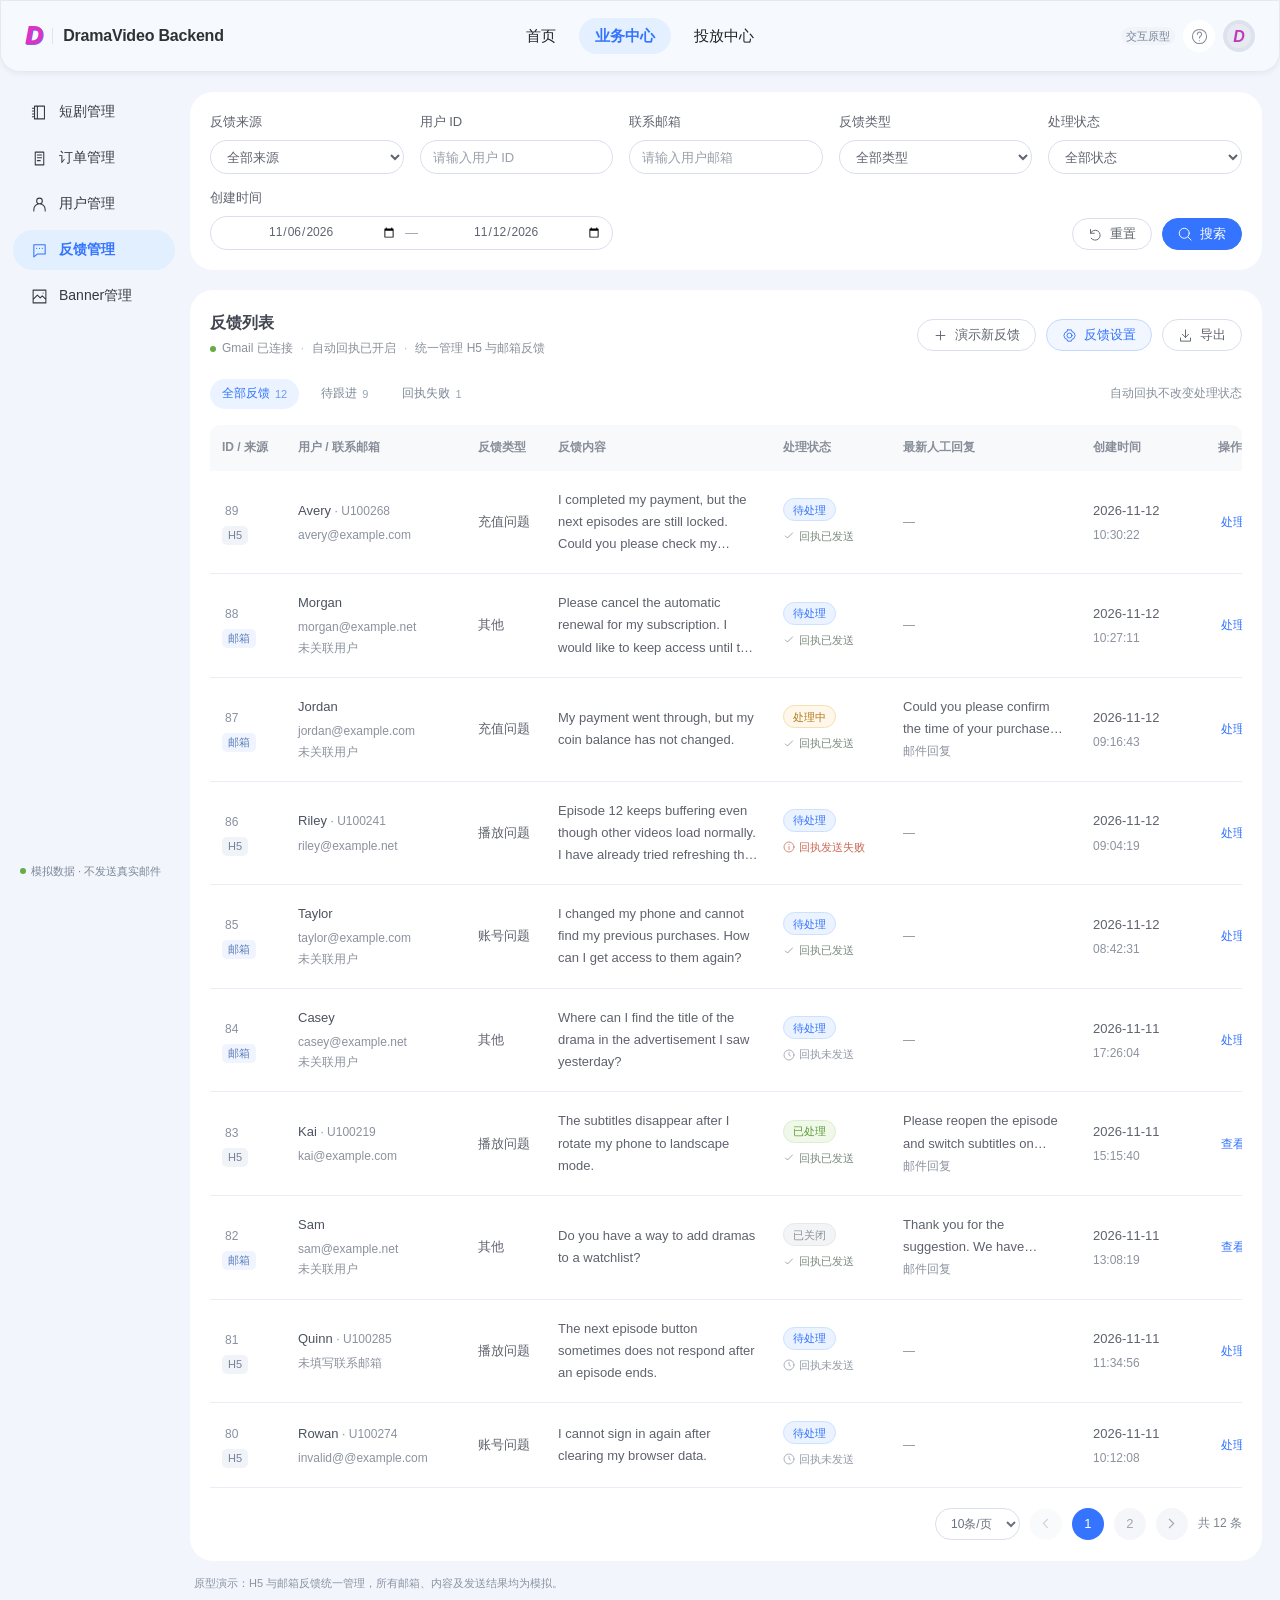
<file: feedback-management/index.html>
<!doctype html>
<html lang="zh-CN">
<head>
  <meta charset="UTF-8">
  <meta name="viewport" content="width=device-width, initial-scale=1.0">
  <meta name="color-scheme" content="light">
  <meta name="description" content="DramaVideo 反馈管理交互原型：H5 与邮箱反馈统一管理、Gmail 接入、自动回执及沟通记录。仅使用模拟数据。">
  <title>反馈管理 · DramaVideo Backend</title>
  <link rel="stylesheet" href="styles.css?v=1">
</head>
<body>
  <header class="topbar">
    <a class="brand" href="../" aria-label="DramaVideo 后台首页"><span class="brand-mark" aria-hidden="true">D</span><span class="brand-divider"></span><span>DramaVideo Backend</span></a>
    <nav class="topnav" aria-label="后台中心"><a href="../">首页</a><a href="#feedback" class="selected" aria-current="page">业务中心</a><a href="../payment-management/">投放中心</a></nav>
    <div class="top-tools"><span class="badge">交互原型</span><button class="icon-button" id="helpButton" aria-label="原型使用说明"></button><span class="avatar" aria-label="演示管理员">D</span></div>
  </header>
  <aside class="sidebar">
    <nav aria-label="业务中心菜单">
      <span class="nav-item"><span class="nav-icon" data-icon="film"></span><span>短剧管理</span></span>
      <a class="nav-item" href="../order-management/"><span class="nav-icon" data-icon="orders"></span><span>订单管理</span></a>
      <span class="nav-item"><span class="nav-icon" data-icon="user"></span><span>用户管理</span></span>
      <a class="nav-item active" href="#feedback" aria-current="page"><span class="nav-icon" data-icon="message"></span><span>反馈管理</span></a>
      <span class="nav-item"><span class="nav-icon" data-icon="image"></span><span>Banner管理</span></span>
    </nav>
    <div class="sidebar-foot"><span class="status-dot"></span><span>模拟数据 · 不发送真实邮件</span></div>
  </aside>
  <main class="main-content" id="feedback">
    <form class="filter-panel" id="filterForm" aria-label="筛选反馈">
      <div class="filter-grid">
        <div class="field"><label for="filterSource">反馈来源</label><select id="filterSource" name="source"><option value="">全部来源</option value="h5">H5 反馈</option><option value="email">邮箱来信</option></select></div>
        <div class="field"><label for="filterUser">用户 ID</label><input id="filterUser" name="userId" placeholder="请输入用户 ID"></div>
        <div class="field"><label for="filterEmail">联系邮箱</label><input id="filterEmail" name="email" placeholder="请输入用户邮箱"></div>
        <div class="field"><label for="filterType">反馈类型</label><select id="filterType" name="type"><option value="">全部类型</option><option>充值问题</option><option>播放问题</option><option>账号问题</option><option>其他</option></select></div>
        <div class="field"><label for="filterStatus">处理状态</label><select id="filterStatus" name="status"><option value="">全部状态</option><option value="pending">待处理</option><option value="processing">处理中</option><option value="done">已处理</option><option value="closed">已关闭</option></select></div>
        <div class="field wide"><label for="dateStart">创建时间</label><div class="date-range"><input id="dateStart" name="start" type="date" value="2026-11-06" aria-label="开始日期"><span>—</span><input id="dateEnd" name="end" type="date" value="2026-11-12" aria-label="结束日期"></div></div>
        <div class="filter-actions"><button class="btn" type="reset"><span data-icon="reset"></span>重置</button><button class="btn primary" type="submit"><span data-icon="search"></span>搜索</button></div>
      </div>
    </form>
    <section class="content-panel" aria-label="反馈列表">
      <div class="table-toolbar">
        <div><div class="section-heading">反馈列表</div><div class="section-description" id="connectionSummary"></div></div>
        <div class="toolbar-actions"><button class="btn" type="button" data-action="simulate"><span data-icon="plus"></span>演示新反馈</button><button class="btn plain" type="button" data-action="settings"><span data-icon="settings"></span>反馈设置</button><button class="btn" type="button" data-action="export"><span data-icon="download"></span>导出</button></div>
      </div>
      <div class="status-line" id="listStatus"></div>
      <div id="connectionBanner"></div>
      <div class="table-wrap"><table class="feedback-table"><colgroup><col style="width:76px"><col style="width:180px"><col style="width:80px"><col style="width:225px"><col style="width:120px"><col style="width:190px"><col style="width:125px"><col style="width:104px"></colgroup><thead><tr><th scope="col">ID / 来源</th><th scope="col">用户 / 联系邮箱</th><th scope="col">反馈类型</th><th scope="col">反馈内容</th><th scope="col">处理状态</th><th scope="col">最新人工回复</th><th scope="col">创建时间</th><th scope="col">操作</th></tr></thead><tbody id="feedbackRows"></tbody></table></div>
      <div class="pagination" id="pagination"></div>
    </section>
    <p class="demo-note">原型演示：H5 与邮箱反馈统一管理，所有邮箱、内容及发送结果均为模拟。</p>
  </main>
  <div id="drawerRoot"></div><div id="modalRoot"></div>
  <div id="toast" class="toast" role="status" aria-live="polite"></div>
  <script src="data.js?v=1"></script><script src="app.js?v=1"></script>
</body>
</html>
</file>
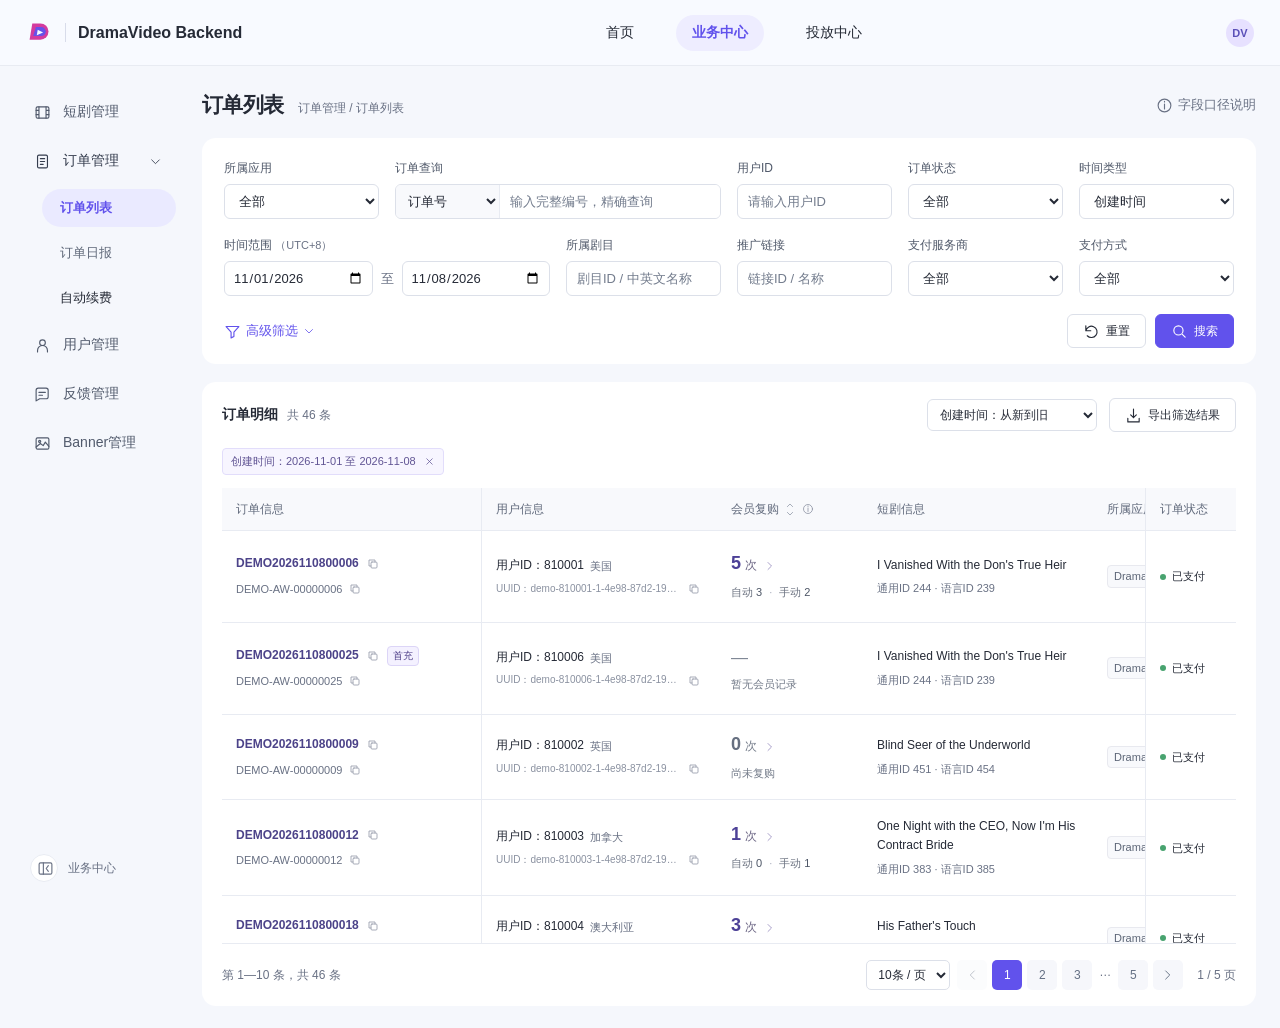
<file: order-management/index.html>
<!doctype html>
<html lang="zh-CN">
<head>
  <meta charset="UTF-8">
  <meta name="viewport" content="width=device-width, initial-scale=1">
  <meta name="theme-color" content="#f5f7fc">
  <meta name="description" content="DramaVideo 订单管理与会员复购明细。">
  <title>订单列表 · DramaVideo</title>
  <link rel="stylesheet" href="./styles.css?v=first-payment-visible-20261109">
  <link rel="stylesheet" href="./membership.css?v=auto-renewal-20261112">
</head>
<body>
  <div id="prototype-app"></div>
  <dialog id="detail-drawer" class="drawer" aria-labelledby="drawer-title"></dialog>
  <div id="toast" class="toast" role="status" aria-live="polite"></div>
  <script type="module" src="./app.js?v=auto-renewal-20261112"></script>
</body>
</html>
</file>
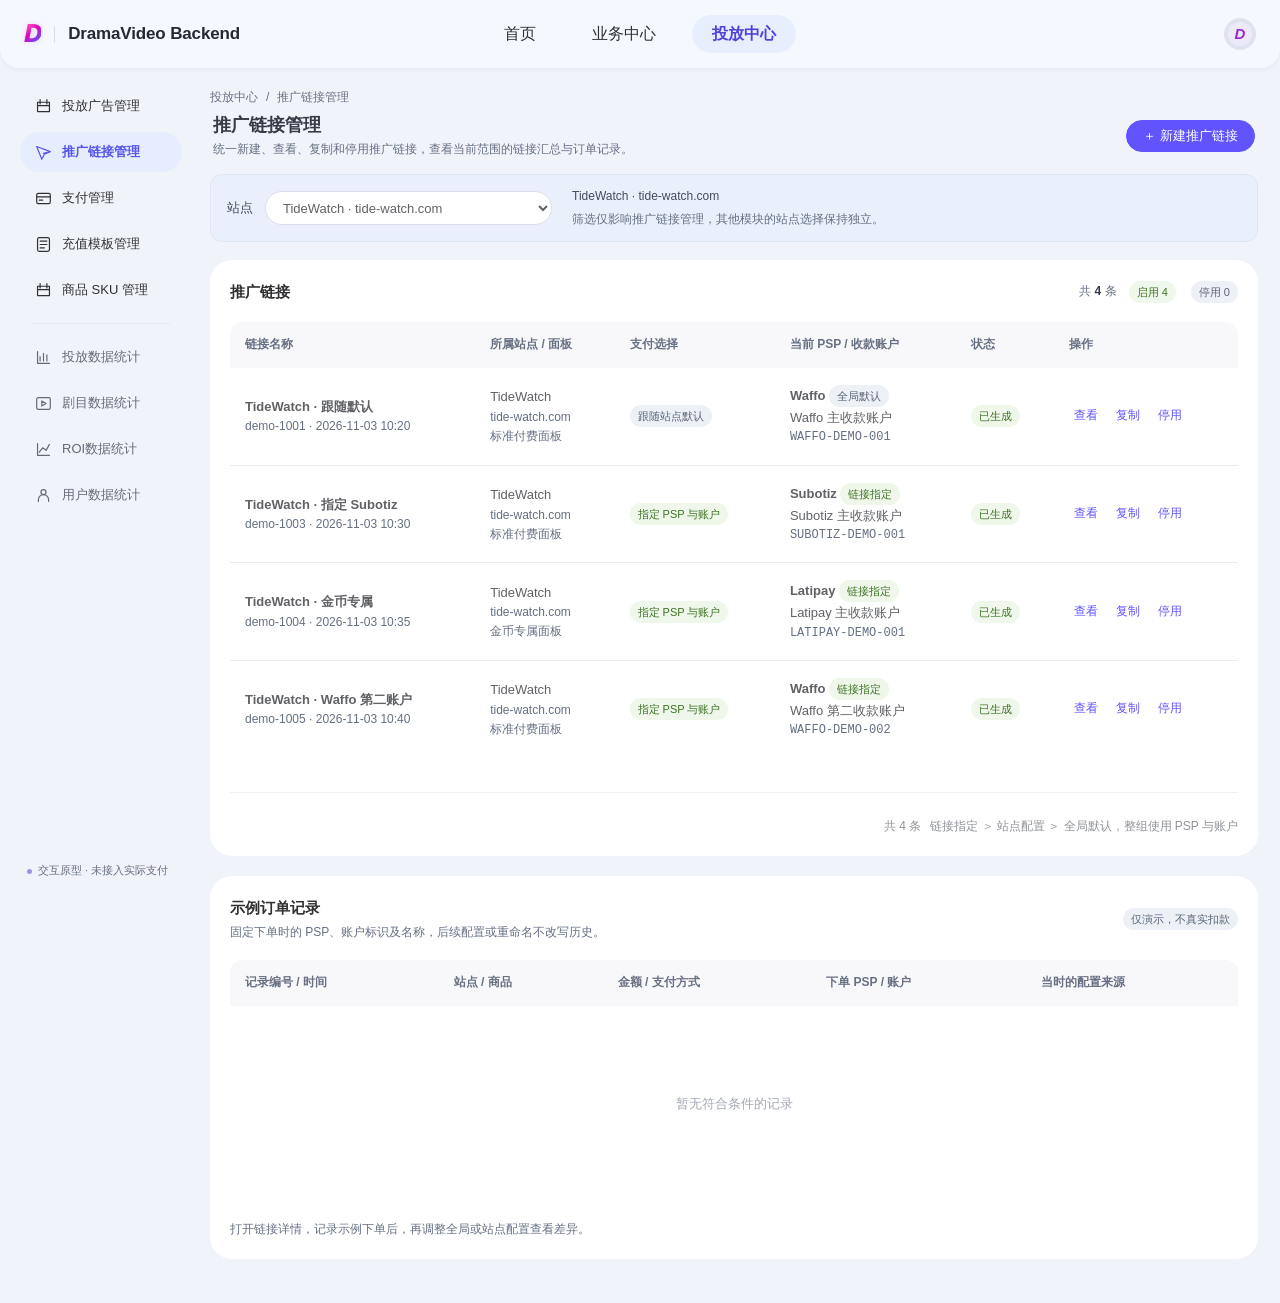
<file: payment-management/index.html>
<!doctype html>
<html lang="zh-CN">
<head>
  <meta charset="UTF-8">
  <meta name="viewport" content="width=device-width, initial-scale=1.0">
  <meta name="color-scheme" content="light">
  <meta name="description" content="DramaVideo 六站点支付管理交互原型：PSP 多账户、站点支付配置、商品 SKU 与推广链接。所有操作均为演示。">
  <title>DramaVideo Backend · 支付与推广管理</title>
  <link rel="stylesheet" href="styles.css">
</head>
<body>
  <header class="topbar">
    <a class="brand" href="#payment" data-page="payment" aria-label="DramaVideo 后台首页"><span class="brand-mark" aria-hidden="true">D</span><span class="brand-divider"></span><span>DramaVideo Backend</span></a>
    <nav class="topnav" aria-label="后台中心">
      <button type="button" data-page="links">首页</button>
      <button type="button" data-page="products">业务中心</button>
      <button type="button" class="selected" data-page="links">投放中心</button>
    </nav>
    <div class="top-tools">
      <span class="avatar" aria-label="演示管理员">D</span>
    </div>
  </header>
  <aside class="sidebar">
    <nav aria-label="投放中心菜单">
      <div class="nav-static"><span class="nav-icon"><svg viewBox="0 0 20 20" fill="none" stroke="currentColor" stroke-width="1.4" stroke-linecap="round" stroke-linejoin="round" aria-hidden="true"><path d="M3 5h14v11H3zM6 2v5M14 2v5M3 9h14"/></svg></span>投放广告管理</div>
      <button type="button" class="nav-item" data-page="links"><span class="nav-icon"><svg viewBox="0 0 20 20" fill="none" stroke="currentColor" stroke-width="1.4" stroke-linecap="round" stroke-linejoin="round" aria-hidden="true"><path d="m2 3 16 6-7 3-3 6-6-15Z M18 9l-8 2"/></svg></span>推广链接管理</button>
      <button type="button" class="nav-item" data-page="payment"><span class="nav-icon icon-card"><svg viewBox="0 0 20 20" fill="none" stroke="currentColor" stroke-width="1.4" stroke-linecap="round" stroke-linejoin="round" aria-hidden="true"><rect x="2" y="4" width="16" height="12" rx="2"/><path d="M2 8h16M5 12h4"/></svg></span>支付管理</button>
      <button type="button" class="nav-item" data-page="templates"><span class="nav-icon"><svg viewBox="0 0 20 20" fill="none" stroke="currentColor" stroke-width="1.4" stroke-linecap="round" stroke-linejoin="round" aria-hidden="true"><rect x="3" y="2" width="14" height="16" rx="2"/><path d="M6 6h8M6 10h8M6 14h5"/></svg></span>充值模板管理</button>
      <button type="button" class="nav-item" data-page="products"><span class="nav-icon"><svg viewBox="0 0 20 20" fill="none" stroke="currentColor" stroke-width="1.4" stroke-linecap="round" stroke-linejoin="round" aria-hidden="true"><path d="M3 5h14v11H3zM6 2v5M14 2v5M3 9h14"/></svg></span>商品 SKU 管理</button>
      <div class="nav-separator"></div>
      <div class="nav-static secondary"><span class="nav-icon"><svg viewBox="0 0 20 20" fill="none" stroke="currentColor" stroke-width="1.4" stroke-linecap="round" stroke-linejoin="round" aria-hidden="true"><path d="M3 17V3M3 17h14M6 14V9M10 14V5M14 14V7"/></svg></span>投放数据统计</div>
      <div class="nav-static secondary"><span class="nav-icon"><svg viewBox="0 0 20 20" fill="none" stroke="currentColor" stroke-width="1.4" stroke-linecap="round" stroke-linejoin="round" aria-hidden="true"><rect x="2" y="3" width="16" height="14" rx="2"/><path d="m8 7 5 3-5 3z"/></svg></span>剧目数据统计</div>
      <div class="nav-static secondary"><span class="nav-icon"><svg viewBox="0 0 20 20" fill="none" stroke="currentColor" stroke-width="1.4" stroke-linecap="round" stroke-linejoin="round" aria-hidden="true"><path d="M3 17V3M3 17h14M5 13l4-5 4 3 4-7"/></svg></span>ROI数据统计</div>
      <div class="nav-static secondary"><span class="nav-icon"><svg viewBox="0 0 20 20" fill="none" stroke="currentColor" stroke-width="1.4" stroke-linecap="round" stroke-linejoin="round" aria-hidden="true"><circle cx="10" cy="6" r="3"/><path d="M4 17v-2a6 6 0 0 1 12 0v2"/></svg></span>用户数据统计</div>
    </nav>
    <div class="sidebar-foot"><span class="demo-dot"></span>交互原型 · 未接入实际支付</div>
  </aside>
  <main id="view" class="main-content" aria-label="后台内容"></main>
  <div id="modalRoot"></div>
  <div id="toast" class="toast" role="status" aria-live="polite"></div>
  <script src="model.js"></script>
  <script src="page-scopes.js"></script>
  <script src="app.js"></script>
</body>
</html>
</file>
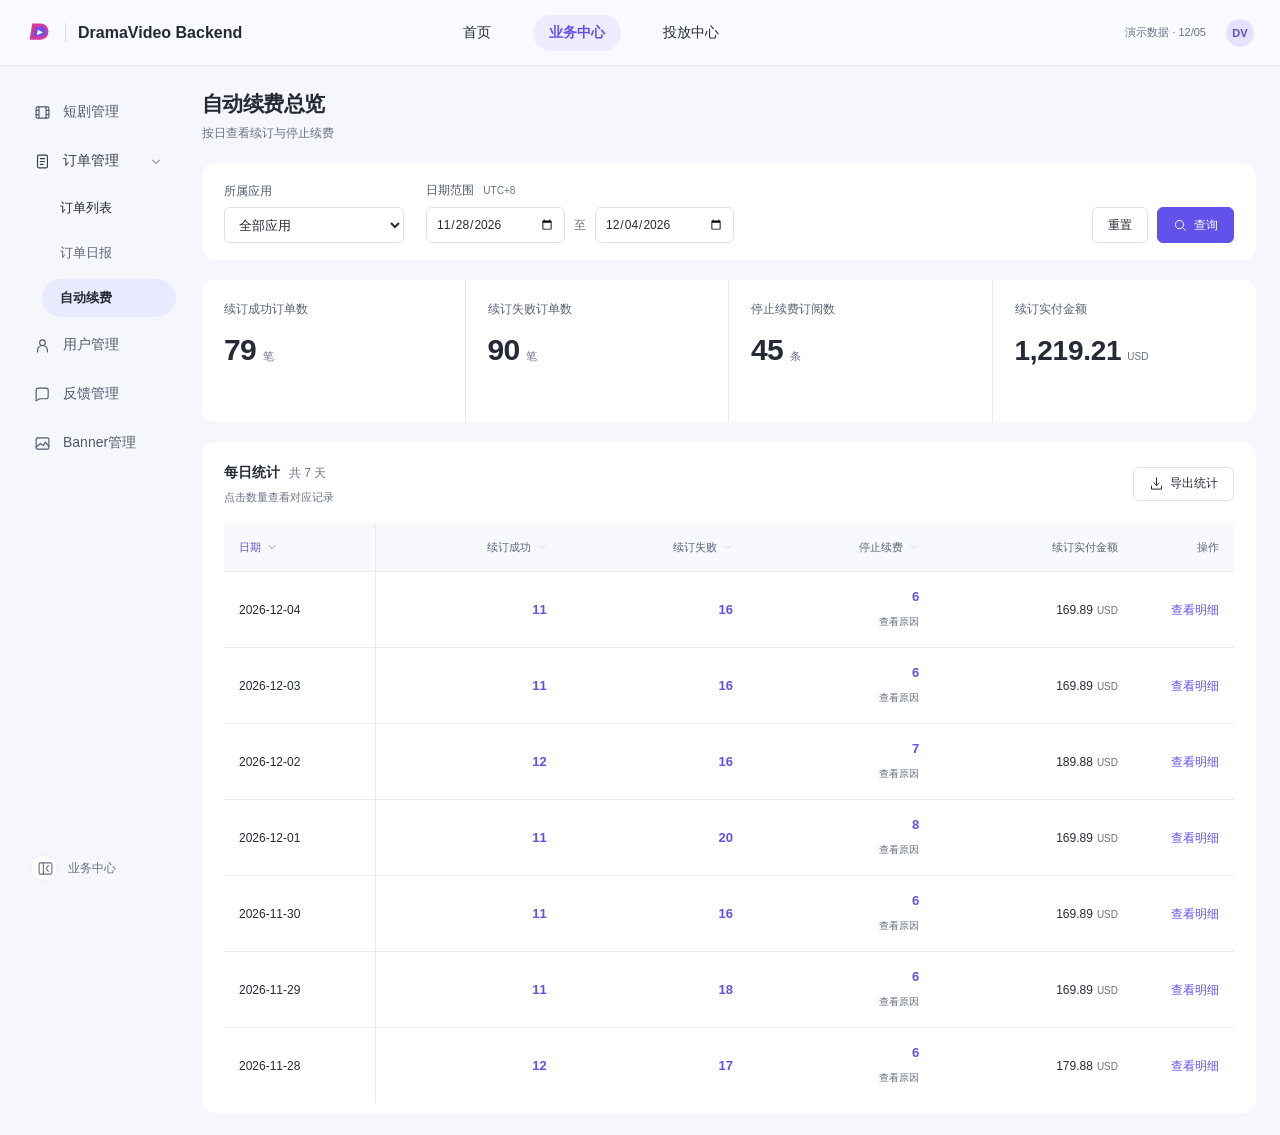
<file: order-management/auto-renewal/index.html>
<!doctype html>
<html lang="zh-CN">
<head>
  <meta charset="UTF-8">
  <meta name="viewport" content="width=device-width, initial-scale=1">
  <meta name="theme-color" content="#f5f7fc">
  <title>自动续费总览 · DramaVideo</title>
  <meta name="description" content="按日查看自动续订成功、失败、停止续费及美元实付金额，支持查询明细和具体停止原因。演示数据。">
  <link rel="stylesheet" href="../styles.css?v=first-payment-visible-20261109">
  <link rel="stylesheet" href="./daily.css?v=detail-cleanup-20261119">
</head>
<body class="daily-dashboard">
  <div id="daily-app"></div>
  <dialog id="daily-drawer" class="drawer daily-drawer" aria-labelledby="daily-drawer-title"></dialog>
  <div id="toast" class="toast" role="status" aria-live="polite"></div>
  <script type="module" src="./daily.js?v=detail-cleanup-20261119"></script>
</body>
</html>
</file>
<file: feedback-management/styles.css>
:root {
  --primary: #3474ff;
  --primary-hover: #2365f0;
  --primary-soft: #e7f1ff;
  --canvas: #f2f5fc;
  --header: #f6faff;
  --text: #303133;
  --secondary: #606266;
  --muted: #8b909a;
  --line: #e9edf5;
  --control-line: #d9dfeb;
  --success: #579e32;
  --danger: #d95555;
  --sidebar: 208px;
  font-family: -apple-system, BlinkMacSystemFont, "Segoe UI", "PingFang SC", "Microsoft YaHei", sans-serif;
  font-size: 14px;
  color-scheme: light;
}
* { box-sizing: border-box; }
html, body { margin: 0; min-height: 100%; background: var(--canvas); color: var(--text); line-height: 1.65; }
body { overflow-x: hidden; }
body:has(.drawer-backdrop), body:has(.modal-backdrop) { overflow: hidden; }
button, input, select, textarea { font: inherit; }
button, select { cursor: pointer; }
button { color: inherit; }
button:disabled { cursor: not-allowed; opacity: .48; }
a { color: var(--primary); text-decoration: none; }
a:hover { text-decoration: underline; }
button:focus-visible, a:focus-visible, input:focus-visible, select:focus-visible, textarea:focus-visible { outline: 2px solid #75a5ff; outline-offset: 3px; }
button, a, input, select, textarea { -webkit-tap-highlight-color: transparent; }
input, select, textarea { min-width: 0; }
input::placeholder, textarea::placeholder { color: #9a9faa; }
h1, h2, h3, h4, p { margin: 0; }
svg { width: 17px; height: 17px; flex: 0 0 auto; vertical-align: middle; }
[hidden] { display: none !important; }
.visually-hidden { position: absolute; width: 1px; height: 1px; padding: 0; margin: -1px; overflow: hidden; clip: rect(0, 0, 0, 0); white-space: nowrap; border: 0; }

/* Match the existing DramaVideo administration shell. */
.topbar { position: fixed; top: 0; right: 0; left: 0; height: 72px; z-index: 30; display: flex; justify-content: space-between; align-items: center; gap: 20px; padding: 0 24px; background: var(--header); border: 1px solid #e5eaf2; border-radius: 0 0 20px 20px; box-shadow: 0 2px 5px #1e365310; }
.brand { display: flex; align-items: center; gap: 13px; color: #303133; white-space: nowrap; font-size: 18px; font-weight: 700; letter-spacing: -.2px; }
.brand:hover { text-decoration: none; }
.brand-mark { font-size: 24px; font-weight: 950; font-style: italic; line-height: 1; color: #dc34be; text-shadow: 1px 1px 0 #855cff; }
.brand-divider { width: 1px; height: 16px; background: #dfe4ed; }
.topnav { position: absolute; left: 50%; transform: translateX(-50%); display: flex; align-items: center; gap: 12px; }
.topnav button, .topnav a { padding: 6px 20px; min-height: 36px; border: 0; border-radius: 22px; background: transparent; font-size: 16px; color: #222; white-space: nowrap; }
.topnav .selected { background: #e4f0ff; color: var(--primary); font-weight: 600; }
.topnav button:hover, .topnav a:hover { background: #eaf2ff; text-decoration: none; }
.top-tools { display: flex; align-items: center; gap: 12px; }
.icon-button, .close-button, .drawer-close { display: inline-flex; align-items: center; justify-content: center; flex: 0 0 auto; width: 32px; height: 32px; padding: 0; background: white; border: 0; border-radius: 50%; color: #858b97; }
.icon-button:hover, .close-button:hover, .drawer-close:hover { background: #eef4ff; color: var(--primary); }
.close-button, .drawer-close { width: 34px; height: 34px; font-size: 24px; font-weight: 300; line-height: 1; }
.avatar { width: 32px; height: 32px; display: grid; place-items: center; background: #e7eaf1; border: 4px solid #dde3ee; border-radius: 50%; color: #bd3bba; font-size: 16px; font-weight: 800; font-style: italic; }
.sidebar { position: fixed; top: 92px; left: 0; bottom: 0; width: var(--sidebar); z-index: 20; display: flex; flex-direction: column; justify-content: space-between; padding: 0 20px 0 18px; }
.sidebar nav { display: flex; flex-direction: column; gap: 6px; }
.nav-item { display: flex; align-items: center; gap: 11px; width: 100%; min-height: 40px; padding: 8px 18px; border: 0; border-radius: 24px; background: transparent; color: #363a40; font-size: 14px; text-align: left; white-space: nowrap; }
.nav-item:hover { background: #e9eef9; text-decoration: none; }
.nav-item.active { background: #e1efff; color: var(--primary); font-weight: 600; }
.nav-item .nav-icon { display: inline-flex; align-items: center; justify-content: center; width: 17px; flex: 0 0 17px; }
.nav-item > svg:last-child:not(:first-child) { margin-left: auto; width: 12px; height: 12px; }
.sidebar-foot { padding: 0 7px 20px; color: #7d8798; font-size: 11px; }
.sidebar-foot .icon-button { width: 25px; height: 25px; border: 1px solid #edf0f7; }
.main-content { min-width: 0; margin-left: var(--sidebar); padding: 92px 20px 24px 0; min-height: 100vh; }

/* Filters, toolbar and feedback table. */
.filter-panel, .content-panel { background: #fff; border-radius: 23px; min-width: 0; }
.filter-panel { padding: 20px; margin-bottom: 20px; }
.filter-grid { display: grid; grid-template-columns: repeat(6, minmax(105px, 1fr)); align-items: end; gap: 15px; }
.field { display: flex; flex-direction: column; gap: 8px; min-width: 0; }
.field.wide { grid-column: span 2; }
.field label, .field > span:first-child { color: #60646f; font-size: 13px; line-height: 20px; }
.field input, .field select, .date-range, .form-control { height: 34px; width: 100%; padding: 5px 12px; border: 1px solid var(--control-line); border-radius: 18px; color: #60646e; background: white; font-size: 13px; outline: 0; transition: border-color .15s, box-shadow .15s; }
.field input:hover, .field select:hover, .form-control:hover { border-color: #b8c3d5; }
.field input:focus, .field select:focus, .form-control:focus { border-color: var(--primary); box-shadow: 0 0 0 2px #3474ff0c; }
.field select, select.form-control { padding-right: 25px; }
.date-range { display: flex; align-items: center; gap: 8px; padding: 0 10px; }
.date-range input { border: 0; padding: 0; width: 100%; min-width: 0; box-shadow: none !important; text-align: center; font-size: 12px; background: transparent; }
.date-range svg { width: 14px; height: 14px; color: #9aa3b4; }
.date-range span { color: #9aa1ad; }
.filter-actions { display: flex; align-items: flex-end; justify-content: flex-end; gap: 10px; }
.filter-grid > .filter-actions { grid-column: 1 / -1; margin-top: 0; }
.btn { display: inline-flex; align-items: center; justify-content: center; gap: 7px; border: 1px solid var(--control-line); border-radius: 19px; padding: 5px 15px; min-height: 32px; color: #60646e; background: white; font-size: 13px; line-height: 20px; white-space: nowrap; transition: color .15s, border-color .15s, background .15s; }
.btn:hover { border-color: #b4ceff; background: #f4f8ff; color: var(--primary); }
.btn svg { width: 15px; height: 15px; }
.btn.primary { background: var(--primary); border-color: var(--primary); color: white; }
.btn.primary:hover { background: var(--primary-hover); border-color: var(--primary-hover); }
.btn.plain { color: var(--primary); background: #f1f6ff; border-color: #c5d9ff; }
.btn.danger { color: #c95151; border-color: #eec7c7; }
.btn.small { min-height: 28px; padding: 2px 11px; font-size: 12px; }
.link-btn { display: inline-flex; align-items: center; gap: 4px; background: transparent; border: 0; border-radius: 4px; padding: 2px 3px; color: var(--primary); font-size: 13px; line-height: 22px; white-space: nowrap; }
.link-btn:hover { background: #eef5ff; }
.link-btn.danger { color: #d45555; }
.link-btn.small { font-size: 12px; }
.content-panel { padding: 20px; }
.table-toolbar { display: flex; align-items: center; justify-content: space-between; gap: 18px; min-height: 42px; margin-bottom: 20px; }
.section-heading { color: #424650; font-size: 16px; font-weight: 600; }
.section-description { color: #89909b; font-size: 12px; margin-top: 3px; }
.toolbar-actions, .button-group, .inline-actions { display: flex; align-items: center; gap: 10px; flex-wrap: wrap; }
.status-line { display: flex; align-items: center; justify-content: space-between; gap: 12px; margin-bottom: 16px; color: #7c8697; font-size: 12px; white-space: nowrap; }
.status-dot { display: inline-block; width: 6px; height: 6px; border-radius: 50%; background: #66ab44; flex: 0 0 auto; }
.status-dot.warning { background: #d8a341; }
.status-dot.danger, .status-dot.failed { background: #d96262; }
.table-wrap { width: 100%; overflow-x: auto; border-radius: 10px 10px 0 0; scrollbar-color: #d1dbea transparent; scrollbar-width: thin; }
.feedback-table { border-collapse: collapse; width: 100%; min-width: 1100px; color: #5e626c; text-align: left; font-size: 13px; table-layout: fixed; }
.feedback-table thead { color: #888e99; background: #f8f9fb; }
.feedback-table th { padding: 13px 12px; font-weight: 600; white-space: nowrap; font-size: 12px; }
.feedback-table td { padding: 18px 12px; border-bottom: 1px solid var(--line); vertical-align: middle; line-height: 1.7; overflow-wrap: anywhere; }
.feedback-table tbody tr { transition: background .12s; }
.feedback-table tbody tr:hover { background: #fbfdff; }
.feedback-table tbody tr.is-unread { background: #fafdff; }
.cell-main { color: #4b5260; font-weight: 500; }
.cell-sub { margin-top: 4px; font-size: 12px; line-height: 1.55; color: #8b929e; }
.truncate-2, .truncate-3 { display: -webkit-box; -webkit-box-orient: vertical; -webkit-line-clamp: 2; overflow: hidden; }
.truncate-3 { -webkit-line-clamp: 3; }
.source-tag { display: inline-flex; align-items: center; gap: 4px; font-size: 11px; line-height: 19px; padding: 0 6px; border-radius: 5px; background: #f0f3f8; color: #7a8595; white-space: nowrap; }
.source-mail { background: #eff4ff; color: #587cb6; }
.source-h5 { background: #f0f3f8; color: #758297; }
.tag { display: inline-flex; align-items: center; justify-content: center; gap: 4px; min-height: 23px; padding: 0 9px; border: 1px solid transparent; border-radius: 14px; font-size: 11px; line-height: 20px; white-space: nowrap; font-weight: 400; }
.tag-pending { background: #eaf3ff; color: #3474ff; border-color: #cbe2ff; }
.tag-processing { background: #fff7e9; color: #b17c20; border-color: #f5dfb3; }
.tag-done { background: #f0f8e9; color: #5c9d36; border-color: #dceece; }
.tag-closed { background: #f3f4f6; color: #8b9098; border-color: #e6e8ec; }
.ack-line { display: flex; align-items: center; gap: 4px; margin-top: 6px; font-size: 11px; white-space: nowrap; color: #8b929e; background: none; border: 0; padding: 0; text-align: left; }
.ack-line svg { width: 12px; height: 12px; }
.ack-success { color: #7b8b7e; }
.ack-failed { color: #cc6a56; }
.ack-muted { color: #929aa7; }
button.ack-line:hover { text-decoration: underline; }
.cell-actions { display: flex; align-items: center; gap: 8px; flex-wrap: wrap; }
.feedback-table .cell-actions .link-btn { font-size: 12px; }
.pagination { display: flex; align-items: center; justify-content: flex-end; gap: 10px; padding: 20px 0 1px; color: #7c838f; font-size: 12px; }
.pagination select { border: 1px solid var(--control-line); border-radius: 18px; height: 32px; padding: 0 11px; background: white; color: #6b7280; }
.page-circle { display: grid; place-items: center; width: 32px; height: 32px; padding: 0; border: 0; border-radius: 50%; background: #f4f6fa; color: #9ea6b4; font-size: 13px; }
.page-circle.active { background: var(--primary); color: white; }
.empty-state { text-align: center; padding: 70px 20px; color: #9ba4b2; }
.empty-state svg { width: 42px; height: 42px; display: block; margin: 0 auto 14px; color: #c6d1e1; }
.empty-state strong { display: block; margin-bottom: 6px; color: #7b8798; font-size: 14px; font-weight: 500; }
.demo-note { display: inline-flex; align-items: center; gap: 6px; font-size: 11px; color: #8a94a4; }
.badge { display: inline-flex; align-items: center; min-width: 18px; height: 18px; justify-content: center; padding: 0 5px; background: #f1f4f9; color: #77849a; border-radius: 9px; font-size: 11px; margin-left: 4px; }
.quick-filter { display: inline-flex; align-items: center; border: 0; background: transparent; padding: 5px 12px; border-radius: 17px; color: #7c8798; font-size: 12px; }
.quick-filter:hover { color: var(--primary); background: #f1f6ff; }
.quick-filter.active { color: var(--primary); background: #eaf3ff; }
.unread-dot { display: inline-block; width: 6px; height: 6px; background: var(--primary); border-radius: 50%; margin-right: 5px; vertical-align: middle; }
.feedback-ref { font-variant-numeric: tabular-nums; color: #8791a1; font-size: 12px; }

/* Fixed right-hand drawers keep the original list visible behind settings. */
.drawer-backdrop { position: fixed; inset: 0; background: #1c2c414a; z-index: 60; animation: backdrop-in .15s ease-out; }
.drawer { position: fixed; top: 0; right: 0; bottom: 0; z-index: 61; width: 840px; max-width: 100%; height: 100dvh; display: flex; flex-direction: column; background: white; box-shadow: -8px 0 35px #14253d16; animation: drawer-in .2s ease-out; overflow: hidden; }
.drawer-wide { width: 960px; }
.drawer-head { display: flex; align-items: center; justify-content: space-between; gap: 20px; padding: 22px 28px 18px; flex: 0 0 auto; background: #fff; border-bottom: 1px solid var(--line); }
.drawer-title { font-size: 18px; color: #3d434e; font-weight: 600; line-height: 1.5; }
.drawer-subtitle { margin-top: 4px; color: #8a93a1; font-size: 12px; line-height: 1.65; }
.drawer-body { flex: 1 1 auto; min-height: 0; padding: 24px 28px 30px; overflow-y: auto; overscroll-behavior: contain; scrollbar-width: thin; scrollbar-color: #d6dfea transparent; }
.drawer-foot { display: flex; align-items: center; justify-content: flex-end; gap: 10px; flex: 0 0 auto; padding: 16px 28px; border-top: 1px solid var(--line); background: #fff; min-height: 70px; }
.drawer-foot > .settings-footer-note { margin-right: auto; }
.drawer-tabs { display: flex; align-items: center; gap: 30px; border-bottom: 1px solid var(--line); padding: 0 28px; flex: 0 0 auto; }
.drawer-tabs button { position: relative; padding: 15px 0 13px; border: 0; background: transparent; color: #7c8594; font-size: 14px; }
.drawer-tabs button.active { color: var(--primary); font-weight: 500; }
.drawer-tabs button.active::after { content: ""; position: absolute; left: 0; right: 0; bottom: -1px; height: 2px; background: var(--primary); }
.settings-layout { display: grid; grid-template-columns: minmax(0, 1fr) 300px; gap: 24px; align-items: start; }
.form-section { min-width: 0; }
.form-section + .form-section { margin-top: 24px; padding-top: 22px; border-top: 1px solid var(--line); }
.section-title { font-size: 14px; font-weight: 600; color: #4b5566; margin-bottom: 8px; }
.section-note { color: #8b95a4; font-size: 12px; line-height: 1.8; margin-bottom: 16px; }
.form-row { display: flex; flex-direction: row; align-items: center; justify-content: space-between; gap: 16px; min-width: 0; margin-bottom: 18px; }
.form-row:last-child { margin-bottom: 0; }
.form-row.horizontal { flex-direction: row; align-items: center; justify-content: space-between; gap: 15px; }
.form-row.horizontal .form-label { margin: 0; }
.form-label { display: block; color: #58616e; font-size: 13px; line-height: 1.65; }
.form-label.required::before { content: "*"; color: #d66c6c; margin-right: 4px; }
.form-control { border-radius: 8px; height: 36px; color: #58616e; padding: 7px 11px; }
textarea.form-control { min-height: 178px; height: auto; resize: vertical; padding: 10px 11px; line-height: 1.85; font-size: 13px; }
.form-control:disabled, .form-control[readonly] { background: #f7f9fc; color: #7d8796; }
.form-help, .settings-footer-note { color: #8c96a5; font-size: 12px; line-height: 1.75; }
.form-error { color: #cd5858; font-size: 12px; }
.form-stack { display: flex; flex-direction: column; gap: 18px; }
.separator { height: 1px; background: var(--line); margin: 20px 0; }
.switch { position: relative; display: inline-flex; width: 36px; height: 20px; padding: 0; border: 0; border-radius: 12px; vertical-align: middle; background: #c9cfd9; flex: 0 0 auto; cursor: pointer; }
.switch-track::after { content: ""; position: absolute; left: 2px; top: 2px; width: 16px; height: 16px; border-radius: 50%; background: white; box-shadow: 0 1px 2px #172b4c18; transition: transform .15s; }
button.switch[aria-checked="true"], .switch:has(input:checked) { background: var(--primary); }
button.switch[aria-checked="true"] .switch-track::after, .switch input:checked + .switch-track::after { transform: translateX(16px); }
.switch input { position: absolute; opacity: 0; inset: 0; width: 100%; height: 100%; margin: 0; cursor: pointer; }
.switch-track { position: absolute; inset: 0; border-radius: inherit; pointer-events: none; }
.switch input:focus-visible + .switch-track { outline: 2px solid #75a5ff; outline-offset: 3px; }
.checkbox-row, .radio-row { display: flex; align-items: flex-start; gap: 8px; color: #667183; font-size: 12px; line-height: 1.8; }
.checkbox-row input, .radio-row input { width: 14px; height: 14px; margin: 4px 0 0; padding: 0; accent-color: var(--primary); flex: 0 0 auto; }
.checkbox-row label, .radio-row label { cursor: pointer; }
.variable-chips { display: flex; align-items: center; flex-wrap: wrap; gap: 6px; margin-top: 3px; }
.variable-chip { border: 1px solid #dfe7f2; background: #f6f9ff; color: #6d88b0; font-size: 11px; border-radius: 5px; padding: 1px 6px; }
.variable-chip:hover { color: var(--primary); border-color: #bfd5fc; background: #eef5ff; }
.mail-account { display: flex; align-items: center; gap: 13px; padding: 16px; border: 1px solid #e5eaf2; border-radius: 10px; background: #fff; min-width: 0; }
.mail-logo { width: 42px; height: 42px; display: grid; place-items: center; border-radius: 10px; background: #f4f7fc; color: #4285f4; font-size: 23px; font-weight: 650; flex: 0 0 auto; }
.mail-logo svg { width: 25px; height: 25px; }
.mail-meta { flex: 1; min-width: 0; }
.mail-meta strong { display: block; font-size: 14px; font-weight: 500; color: #46536a; overflow-wrap: anywhere; }
.mail-meta p { font-size: 12px; color: #8e98a8; margin-top: 3px; }
.account-status { display: inline-flex; align-items: center; gap: 5px; font-size: 12px; color: #5d9b48; white-space: nowrap; }
.account-status.disconnected { color: #c78646; }
.connection-summary { padding: 17px 18px; background: #f8faff; border: 1px solid #e7edf7; border-radius: 9px; margin-top: 16px; }
.connection-stats { display: grid; grid-template-columns: repeat(3, minmax(0, 1fr)); gap: 18px; }
.connection-stat { min-width: 0; }
.connection-stat > span, .connection-stat > small { display: block; color: #939dae; font-size: 11px; margin-bottom: 4px; }
.connection-stat > strong { color: #59677c; font-size: 13px; font-weight: 500; overflow-wrap: anywhere; }
.connection-banner { display: flex; align-items: center; justify-content: space-between; gap: 15px; padding: 11px 15px; background: #fff8ef; border: 1px solid #f3dfc3; border-radius: 10px; color: #a77b3c; font-size: 12px; margin-bottom: 16px; }
.notice { padding: 12px 14px; background: #f5f8fc; color: #788496; border: 1px solid #e8edf5; border-radius: 8px; font-size: 12px; line-height: 1.8; }
.notice-info { background: #f1f7ff; color: #6684af; border-color: #e0edff; }
.notice-warning { background: #fffbf2; color: #a07c3a; border-color: #f4e7cb; }
.notice-success { background: #f3f9ed; color: #729351; border-color: #e3eed6; }
.notice strong { color: inherit; font-weight: 500; }
.notice p + p { margin-top: 5px; }
.rule-list { padding: 0; margin: 12px 0 0; list-style: none; color: #8c97a8; font-size: 12px; line-height: 1.85; }
.rule-list li { position: relative; padding-left: 12px; margin-bottom: 5px; }
.rule-list li::before { content: ""; position: absolute; width: 3px; height: 3px; border-radius: 50%; background: #a1adc0; left: 1px; top: 10px; }
.preview-panel { position: sticky; top: 0; min-width: 0; border-radius: 10px; background: #f7f9fd; padding: 15px; border: 1px solid #edf0f6; }
.preview-panel > h3 { font-size: 13px; font-weight: 500; color: #647188; margin-bottom: 12px; }
.preview-panel > p { margin-top: 12px; color: #99a3b3; font-size: 11px; line-height: 1.75; }
.preview-mail { border: 1px solid #e5eaf2; background: #fff; border-radius: 8px; overflow: hidden; }
.preview-envelope { display: flex; align-items: center; gap: 7px; padding: 11px 13px; background: #fbfcfe; border-bottom: 1px solid var(--line); font-size: 11px; color: #a0a9b8; }
.preview-subject { padding: 15px 14px 7px; color: #48566b; font-size: 13px; font-weight: 500; line-height: 1.7; overflow-wrap: anywhere; }
.preview-meta { padding: 0 14px 12px; font-size: 10px; line-height: 1.8; color: #9aa5b6; overflow-wrap: anywhere; }
.preview-content { border-top: 1px solid #f0f2f7; padding: 15px 14px 20px; color: #69778c; font-size: 12px; line-height: 1.95; white-space: pre-wrap; overflow-wrap: anywhere; }
.testing-result { margin-top: 12px; padding: 10px 13px; color: #5d8d44; font-size: 12px; background: #f3f9ed; border: 1px solid #e0edd4; border-radius: 7px; }

/* Feedback details and the conversation timeline. */
.detail-layout { min-width: 0; }
.detail-summary { padding: 17px 18px; background: #f8faff; border: 1px solid #eaf0f8; border-radius: 10px; margin-bottom: 24px; }
.summary-grid { display: grid; grid-template-columns: repeat(3, minmax(0, 1fr)); gap: 14px 20px; }
.summary-item { min-width: 0; }
.summary-item > span, .summary-item > label { display: block; font-size: 11px; color: #929daf; margin-bottom: 4px; }
.summary-item > strong, .summary-item > div { color: #5c697e; font-size: 12px; font-weight: 400; overflow-wrap: anywhere; }
.conversation { display: flex; flex-direction: column; gap: 22px; padding: 3px 0 24px; }
.timeline-item { display: flex; align-items: flex-start; gap: 11px; min-width: 0; position: relative; }
.timeline-avatar { display: grid; place-items: center; width: 32px; height: 32px; flex: 0 0 32px; border-radius: 50%; background: #edf3fc; color: #7c94b9; font-size: 12px; font-weight: 500; }
.timeline-avatar.user { background: #edf3fc; color: #7a96bc; }
.timeline-avatar.auto { background: #f1f3f7; color: #9aa3b1; }
.timeline-avatar.agent { background: #e7f0ff; color: #5488e3; }
.timeline-avatar.system { background: #f4f6f9; color: #a2aab6; }
.timeline-avatar svg { width: 16px; height: 16px; }
.timeline-main { flex: 1; min-width: 0; }
.timeline-head { display: flex; align-items: center; justify-content: space-between; flex-wrap: wrap; gap: 7px; min-height: 29px; margin-bottom: 7px; font-size: 12px; color: #5c6a80; }
.timeline-head strong { font-weight: 500; }
.timeline-head time, .timeline-head > span:last-child { color: #98a3b4; font-size: 11px; }
.timeline-content { border: 1px solid #e9edf5; border-radius: 0 9px 9px; padding: 13px 16px; background: white; color: #627087; line-height: 1.9; font-size: 13px; white-space: pre-wrap; overflow-wrap: anywhere; }
.timeline-item.auto .timeline-content, .timeline-item.system .timeline-content { background: #f8fafc; border-color: #edf0f5; color: #8a96a8; font-size: 12px; }
.timeline-item.agent .timeline-content { background: #f5f9ff; border-color: #e3edff; }
.timeline-meta { display: flex; align-items: center; flex-wrap: wrap; gap: 8px; margin-top: 7px; color: #9aa5b5; font-size: 11px; line-height: 1.75; }
.timeline-meta .ack-line { margin: 0; }
.composer { border-top: 1px solid var(--line); padding-top: 20px; }
.composer-head { display: flex; align-items: center; justify-content: space-between; margin-bottom: 12px; gap: 12px; font-size: 13px; color: #5c6a7f; }
.composer textarea { height: 140px; min-height: 100px; font-size: 13px; }
.composer-actions { display: flex; align-items: center; justify-content: space-between; flex-wrap: wrap; gap: 12px; margin-top: 12px; }
.composer-actions .checkbox-row { font-size: 12px; }
.attachment-list { display: flex; align-items: center; flex-wrap: wrap; gap: 9px; margin-top: 12px; }
.attachment { display: inline-flex; align-items: center; gap: 6px; padding: 6px 9px; border: 1px solid #e2e8f2; background: #fbfcff; border-radius: 6px; color: #7890b0; font-size: 11px; }
.attachment svg { width: 13px; height: 13px; }
.quick-reply { border: 0; border-radius: 4px; padding: 2px 5px; background: transparent; color: #7896c4; font-size: 12px; }
.quick-reply:hover { background: #f0f5ff; color: var(--primary); }

/* Small, task-specific dialogs and feedback messages. */
.modal-backdrop { position: fixed; inset: 0; z-index: 90; display: flex; align-items: center; justify-content: center; padding: 24px; background: #1c2b415e; animation: backdrop-in .15s ease-out; }
.modal { position: fixed; z-index: 91; top: 50%; left: 50%; transform: translate(-50%, -50%); display: flex; flex-direction: column; width: 480px; max-width: calc(100% - 48px); max-height: calc(100dvh - 48px); background: white; border-radius: 15px; box-shadow: 0 12px 70px #15264225; overflow: hidden; }
.modal-head { display: flex; align-items: center; justify-content: space-between; gap: 15px; border-bottom: 1px solid var(--line); padding: 17px 22px; }
.modal-head h2, .modal-head h3 { color: #46536a; font-size: 16px; font-weight: 500; }
.modal-body { padding: 22px; overflow-y: auto; min-height: 0; color: #737e90; font-size: 13px; }
.modal-body .form-row + .notice { margin-top: 16px; }
.modal-foot { display: flex; align-items: center; justify-content: flex-end; flex-wrap: wrap; gap: 10px; padding: 14px 22px; border-top: 1px solid var(--line); }
.preview-modal { width: 570px; }
.preview-modal .preview-mail { border-color: #e6ebf3; }
.preview-modal .preview-content { font-size: 13px; padding: 18px; }
.toast { position: fixed; z-index: 150; top: 86px; left: 50%; transform: translate(-50%, -12px); opacity: 0; pointer-events: none; max-width: calc(100vw - 30px); padding: 10px 18px; background: #f3faed; border: 1px solid #dfedcf; border-radius: 7px; color: #6d9c45; box-shadow: 0 4px 18px #20334c0b; font-size: 13px; transition: opacity .18s, transform .18s; }
.toast.show { opacity: 1; transform: translate(-50%, 0); }
.toast.error { background: #fff2f1; color: #c26660; border-color: #f4d5d1; }

/* Adjustments for the rendered form and conversation structure. */
.section-description .status-dot { margin-right: 6px; vertical-align: middle; }
.section-description .separator { display: inline; height: auto; margin: 0 8px; background: transparent; color: #b5bdca; }
.status-dot.disconnected { background: #d96262; }
.status-line .section-description { margin-top: 0; }
.quick-filter > span { margin-left: 5px; color: #97a4b8; font-size: 11px; }
.quick-filter.active > span { color: #6e9be5; }
.email-cell { overflow-wrap: anywhere; }
.form-row > div { min-width: 0; }
.form-row .section-note { margin-bottom: 0; }
.form-row .section-title { margin-bottom: 4px; }
.form-stack > .form-section + .form-section { margin-top: 0; padding-top: 20px; }
.form-section > .field + .field { margin-top: 16px; }
.modal-body > .field + .field, #simFields > .field + .field { margin-top: 16px; }
.modal-body > .field, #simFields > .field { margin-top: 15px; }
.modal-body > .field:first-child, #simFields > .field:first-child { margin-top: 0; }
.modal-body .notice { margin-top: 16px; }
.field > input.form-control, .field > select.form-control { height: 36px; border-radius: 8px; }
.field > textarea.form-control { height: auto; min-height: 150px; border-radius: 8px; line-height: 1.85; }
.field > textarea#autoBody { min-height: 245px; }
.field > .form-help { margin-top: -3px; }
.required-star { color: #d66c6c; margin-left: 3px; }
.form-section > .inline-actions { margin-top: 14px; }
.connection-summary { display: flex; align-items: center; justify-content: space-between; flex-wrap: wrap; gap: 18px; }
.connection-summary > .connection-stat { flex: 1; min-width: 100px; }
.notice:has(>svg), .notice:has(>span[data-icon]) { display: flex; align-items: flex-start; gap: 9px; }
.notice > svg { width: 15px; height: 15px; margin-top: 3px; }
.preview-meta strong, .preview-meta span { display: block; font-weight: 400; }
.preview-meta strong { color: #79879d; }
.preview-panel > .btn { margin-top: 14px; width: 100%; }
.preview-panel > .section-title { margin-bottom: 2px; }
.preview-panel > .section-note { margin: 0 0 14px; }
.conversation-heading { display: flex; align-items: center; justify-content: space-between; gap: 15px; margin-bottom: -5px; }
.conversation-heading .section-title, .conversation-heading .section-note { margin: 0; }
.timeline-head time { margin-left: auto; }
.timeline-content.auto-content { background: #f8fafc; border-color: #edf0f5; color: #8a96a8; font-size: 12px; }
.timeline-item:has(.timeline-avatar.agent) .timeline-content { background: #f5f9ff; border-color: #e3edff; }
.timeline-item:has(.timeline-avatar.system) .timeline-content { background: #f8fafc; border-color: #edf0f5; color: #8a96a8; font-size: 12px; }
.detail-summary .form-row { margin-bottom: 15px; }
.detail-summary .ack-line { margin-top: 0; }
.detail-summary > .form-help { margin-top: 13px; }
.summary-grid { grid-template-columns: repeat(2, minmax(0, 1fr)); }
.drawer-wide .drawer-foot { justify-content: space-between; }
.drawer-foot select.form-control { width: 105px; height: 32px; font-size: 12px; }
.composer-head select { border: 1px solid #dce4f0; border-radius: 16px; height: 30px; padding: 3px 11px; color: #7e8ca3; background: white; font-size: 12px; }
.composer > .form-help { margin-top: 8px; }
.form-error:empty { display: none; }
.mail-connect-illustration { display: grid; place-items: center; margin: 0 auto 18px; width: 60px; height: 60px; border-radius: 16px; background: #eef5ff; color: #6997e7; }
.mail-connect-illustration svg { width: 29px; height: 29px; }
.demo-receipt { max-width: 330px; margin: 0 auto; text-align: center; border: 1px solid #e7ebf2; border-radius: 10px; background: #fcfdff; padding: 25px 25px 28px; }
.demo-receipt h3 { margin: 15px 0 18px; font-size: 16px; font-weight: 500; color: #576a85; }
.demo-receipt p { color: #7e8ea6; font-size: 12px; margin-top: 13px; }
.demo-receipt > span:not(.source-tag) { display: block; font-size: 11px; color: #a0adbf; margin-top: 5px; }
.receipt-check { width: 42px; height: 42px; display: grid; place-items: center; margin: 0 auto; border-radius: 50%; color: #78a257; background: #eff6e9; }
.receipt-check svg { width: 23px; height: 23px; }
.receipt-line { width: 80%; height: 1px; background: #e8edf5; margin: 21px auto 0; }
.main-content > .demo-note { margin: 13px 4px 0; }
.sidebar-foot { display: flex; align-items: center; gap: 5px; }
.sidebar-foot span:last-child { white-space: nowrap; }
.empty-state .btn { margin: 16px auto 0; display: flex; }
@keyframes drawer-in { from { transform: translateX(30px); opacity: .6; } to { transform: translateX(0); opacity: 1; } }
@keyframes backdrop-in { from { opacity: 0; } to { opacity: 1; } }

@media (min-width: 1700px) {
  .filter-grid { grid-template-columns: repeat(5, minmax(105px, 1fr)) minmax(290px, 2fr) auto; gap: 16px; }
  .filter-grid > .field.wide { grid-column: auto; }
  .filter-grid > .filter-actions { grid-column: auto; }
}
@media (max-width: 1350px) {
  :root { --sidebar: 190px; }
  .sidebar { padding-left: 13px; padding-right: 15px; }
  .main-content { padding-right: 18px; }
  .filter-grid { grid-template-columns: repeat(3, minmax(130px, 1fr)); gap: 13px 16px; }
  .filter-grid > .filter-actions { grid-column: auto; align-self: end; }
  .top-tools { gap: 8px; }
  .brand { font-size: 16px; gap: 10px; }
  .topnav { gap: 7px; }
  .topnav button, .topnav a { font-size: 15px; padding: 6px 16px; }
}
@media (max-width: 1200px) {
  .settings-layout { grid-template-columns: minmax(0, 1fr); gap: 22px; }
  .preview-panel { position: static; }
  .settings-layout .preview-panel { display: grid; grid-template-columns: minmax(0, 1fr); max-width: 100%; }
  .settings-layout .preview-content { min-height: 0; }
  .drawer { width: 760px; }
  .drawer-wide { width: 860px; }
  .table-toolbar { align-items: flex-start; }
  .toolbar-actions { justify-content: flex-end; gap: 8px; }
}
@media (max-width: 900px) {
  :root { --sidebar: 70px; }
  .sidebar { padding: 0 10px; }
  .nav-item { padding: 11px 15px; min-height: 42px; gap: 16px; overflow: hidden; font-size: 0; }
  .nav-item .nav-icon { font-size: 16px; }
  .nav-item > span:not(.nav-icon) { display: none; }
  .nav-item > svg:last-child:not(:first-child) { display: none; }
  .sidebar-foot { padding-left: 12px; padding-right: 0; font-size: 0; }
  .main-content { padding-top: 90px; padding-right: 16px; }
  .topbar { padding: 0 17px; }
  .brand { font-size: 14px; gap: 8px; }
  .brand-mark { font-size: 22px; }
  .topnav { position: static; transform: none; gap: 4px; }
  .topnav button, .topnav a { font-size: 13px; padding: 5px 12px; }
  .top-tools .icon-button { display: none; }
  .filter-panel, .content-panel { padding: 18px; border-radius: 18px; }
  .filter-grid { grid-template-columns: repeat(3, minmax(100px, 1fr)); gap: 12px; }
  .section-heading { font-size: 15px; }
  .section-description { font-size: 11px; }
  .toolbar-actions .status-line { width: 100%; justify-content: flex-end; }
  .drawer { width: 100%; max-width: 760px; }
  .drawer-wide { max-width: 860px; }
}
@media (max-width: 650px) {
  :root { --sidebar: 55px; }
  .topbar { height: 62px; padding: 0 12px; gap: 8px; border-radius: 0 0 15px 15px; }
  .brand { font-size: 12px; gap: 6px; }
  .brand-divider { height: 14px; }
  .brand-mark { font-size: 20px; }
  .topnav { display: none; }
  .top-tools { gap: 5px; }
  .avatar { width: 29px; height: 29px; font-size: 13px; }
  .sidebar { top: 79px; padding: 0 5px; }
  .nav-item { padding-left: 14px; padding-right: 14px; border-radius: 18px; }
  .sidebar-foot { padding-left: 9px; }
  .main-content { padding-top: 79px; padding-right: 11px; padding-bottom: 16px; }
  .filter-panel, .content-panel { border-radius: 15px; padding: 14px; }
  .filter-panel { margin-bottom: 14px; }
  .filter-grid { grid-template-columns: repeat(2, minmax(0, 1fr)); gap: 12px 10px; }
  .filter-grid > .filter-actions { grid-column: 1 / -1; }
  .field label, .field > span:first-child { font-size: 11px; }
  .field input, .field select, .date-range { font-size: 11px; padding-left: 9px; padding-right: 9px; }
  .date-range { grid-column: span 2; }
  .date-range input { font-size: 11px; padding: 0; }
  .table-toolbar { gap: 12px; flex-direction: column; margin-bottom: 16px; }
  .toolbar-actions { width: 100%; justify-content: flex-start; flex-wrap: wrap; gap: 8px; }
  .toolbar-actions .status-line { justify-content: flex-start; order: 3; }
  .btn { font-size: 12px; padding: 5px 12px; }
  .pagination { gap: 7px; flex-wrap: wrap; justify-content: flex-end; padding-top: 17px; }
  .pagination select { font-size: 11px; max-width: 100px; padding: 0 8px; }
  .page-circle { width: 27px; height: 27px; }
  .drawer-head { padding: 18px 18px 14px; }
  .drawer-title { font-size: 17px; }
  .drawer-subtitle { font-size: 11px; }
  .drawer-body { padding: 20px 18px 24px; }
  .drawer-foot { padding: 13px 18px; gap: 8px; flex-wrap: wrap; }
  .drawer-foot > .settings-footer-note { width: 100%; font-size: 11px; }
  .drawer-tabs { padding: 0 18px; gap: 28px; }
  .drawer-tabs button { padding: 13px 0 11px; font-size: 13px; }
  .summary-grid { grid-template-columns: repeat(2, minmax(0, 1fr)); gap: 13px; }
  .detail-summary { padding: 14px; }
  .mail-account { padding: 13px; gap: 10px; flex-wrap: wrap; }
  .mail-logo { width: 36px; height: 36px; border-radius: 8px; }
  .mail-meta strong { font-size: 12px; }
  .mail-account > .account-status { margin-left: 46px; }
  .connection-stats { grid-template-columns: 1fr; gap: 12px; }
  .connection-stat { display: flex; justify-content: space-between; align-items: baseline; gap: 12px; }
  .connection-stat > span { margin-bottom: 0; }
  .timeline-item { gap: 8px; }
  .timeline-avatar { width: 27px; height: 27px; flex-basis: 27px; font-size: 11px; }
  .timeline-content { padding: 11px 12px; font-size: 12px; }
  .timeline-head { font-size: 11px; }
  .modal-backdrop { padding: 15px; }
  .modal { max-height: calc(100dvh - 30px); }
  .modal-head, .modal-body, .modal-foot { padding-left: 18px; padding-right: 18px; }
  .toast { top: 75px; font-size: 12px; width: max-content; }
  .connection-banner { flex-wrap: wrap; }
  .status-line { flex-wrap: wrap; gap: 8px; white-space: normal; }
  .status-line .button-group { gap: 2px; }
  .quick-filter { padding: 5px 7px; font-size: 11px; }
  .status-line > .section-description { font-size: 10px; }
  .form-row { gap: 10px; }
  .form-row .section-note { font-size: 11px; }
  .modal { max-width: calc(100% - 30px); }
  .sidebar-foot > span:last-child { display: none; }
}
@media (min-width: 901px) and (max-width: 1699px) {
  .filter-grid { grid-template-columns: repeat(5, minmax(105px, 1fr)); gap: 14px 16px; }
  .filter-grid > .field.wide { grid-column: 1 / span 2; }
  .filter-grid > .filter-actions { grid-column: 3 / -1; }
}
@media (prefers-reduced-motion: reduce) {
  *, *::before, *::after { animation-duration: .001ms !important; transition-duration: .001ms !important; scroll-behavior: auto !important; }
}
</file>
<file: order-management/styles.css>
:root{--bg:#f5f7fc;--surface:#fff;--text:#252a36;--muted:#697184;--faint:#81899a;--line:#e8ebf2;--soft:#f8f9fc;--accent:#6152ec;--accent-dark:#5142d5;--accent-light:#f0edff;--blue:#4167c7;--green:#208053;--red:#bd454b;--radius:14px;--font:-apple-system,BlinkMacSystemFont,"Segoe UI","PingFang SC","Microsoft YaHei",sans-serif}
*{box-sizing:border-box}html,body{margin:0;min-height:100%;font-family:var(--font);font-size:13px;color:var(--text);background:var(--bg)}button,input,select{font:inherit;color:inherit}button{cursor:pointer}button,select,input{accent-color:var(--accent)}button:disabled{cursor:not-allowed;opacity:.43}button:focus-visible,a:focus-visible,select:focus-visible,input:focus-visible,summary:focus-visible{outline:3px solid #c9c1ff;outline-offset:2px}input,select{caret-color:var(--accent)}::selection{background:#ded8ff;color:#302475}a{color:var(--accent);text-underline-offset:3px}svg{width:17px;height:17px;stroke-width:1.6;flex-shrink:0;vertical-align:middle}button svg{pointer-events:none}h1,h2,h3,p{margin:0}button{transition:background .15s ease,color .15s ease,border-color .15s ease}input::placeholder{color:#737c8d}select{background-color:#fff}.topbar{height:66px;display:flex;align-items:center;padding:0 26px;gap:20px;background:#f8faff;border-bottom:1px solid var(--line);position:sticky;top:0;z-index:20}.brand{display:flex;align-items:center;gap:12px;font-size:16px;font-weight:650;white-space:nowrap}.brand-mark{width:27px;height:27px;display:block}.brand-divider{height:19px;width:1px;background:#d8dcea}.topnav{display:flex;align-items:center;gap:26px;margin-left:auto;margin-right:auto}.topnav span{padding:9px 16px;font-size:14px}.topnav .active{color:var(--accent);background:#eeedff;border-radius:20px;font-weight:600}.prototype-note{font-size:12px;color:var(--muted);display:flex;align-items:center;gap:7px;white-space:nowrap}.avatar{width:28px;height:28px;border-radius:50%;display:grid;place-items:center;color:#5b50b8;background:#e7e1ff;font-size:11px;font-weight:650}.shell{display:grid;grid-template-columns:190px minmax(0,1fr);min-height:calc(100vh - 66px)}.sidebar{padding:24px 14px 18px 20px;display:flex;flex-direction:column;gap:5px;position:sticky;top:66px;height:calc(100vh - 66px)}.nav-item{display:flex;gap:12px;align-items:center;padding:13px 14px;color:#515a6c;font-size:14px;white-space:nowrap}.nav-parent{color:#343c4d}.nav-parent .chevron{margin-left:auto;width:13px}.nav-sub{margin:1px 0 1px 22px;padding:10px 18px;border-radius:20px;color:#5f6879}.nav-sub.active{color:var(--accent);background:#eaeaff;font-weight:600}.sidebar-foot{margin-top:auto;display:flex;align-items:center;gap:10px;padding-left:10px;color:var(--muted);font-size:12px}.sidebar-toggle{border:1px solid var(--line);background:#fff;width:28px;height:28px;border-radius:50%;display:grid;place-items:center}.shell.compact{grid-template-columns:66px minmax(0,1fr)}.shell.compact .sidebar{padding:24px 9px}.shell.compact .nav-label,.shell.compact .nav-sub,.shell.compact .sidebar-foot>span,.shell.compact .chevron{display:none}.shell.compact .nav-item{padding:13px}.main{padding:24px 24px 22px 12px;min-width:0}.page-heading{display:flex;align-items:center;justify-content:space-between;margin-bottom:18px;gap:12px}.heading-copy{display:flex;align-items:baseline;gap:14px}h1{font-size:21px;font-weight:650;letter-spacing:-.025em}.breadcrumb{font-size:12px;color:var(--muted)}.text-button{padding:5px 0;border:0;background:none;color:var(--muted);display:inline-flex;align-items:center;gap:5px;line-height:20px}.text-button:hover{color:var(--accent)}.text-button.primary{color:var(--accent)}.surface{background:var(--surface);border-radius:var(--radius)}.filters{padding:22px 22px 16px;margin-bottom:18px}.filter-grid{display:grid;grid-template-columns:repeat(6,minmax(0,1fr));column-gap:16px;row-gap:18px}.field{display:flex;flex-direction:column;gap:8px;min-width:0}.field>label,.field>.field-label{color:#50596a;font-size:12px;line-height:16px}.span-2{grid-column:span 2}.input,.field select,.field>input{min-width:0;width:100%;height:35px;background:#fff;border:1px solid #dce0e9;border-radius:6px;padding:0 10px}.field input:hover,.field select:hover{border-color:#b8b2eb}.field input:focus,.field select:focus{outline:2px solid #e6e1ff;border-color:var(--accent)}.compound{height:35px;display:flex;border:1px solid #dce0e9;border-radius:6px;overflow:hidden;background:#fff}.compound:focus-within{border-color:var(--accent);outline:2px solid #e6e1ff}.compound select,.compound input{border:0!important;border-radius:0!important;outline:0!important;height:33px!important}.compound select{width:104px;flex-shrink:0;background:var(--soft);border-right:1px solid var(--line)!important;padding-left:8px}.compound input{min-width:0;flex:1;padding:0 10px}.date-range{display:flex;align-items:center;gap:8px}.date-range input{width:calc(50% - 10px);min-width:0;height:35px;border:1px solid #dce0e9;border-radius:6px;padding:0 8px;background:#fff}.date-range span{color:var(--muted)}.advanced{margin-top:20px;padding-top:20px;border-top:1px dashed #e1e5ef}.advanced[hidden]{display:none}.range-pair{display:flex;gap:6px;align-items:center}.range-pair input{width:50%;min-width:0;height:35px;border:1px solid #dce0e9;border-radius:6px;padding:0 9px}.filters-bottom{display:flex;align-items:center;justify-content:space-between;margin-top:18px;gap:12px}.filter-actions{display:flex;gap:9px}.btn{height:34px;border:1px solid #dce0e9;border-radius:6px;background:#fff;padding:0 15px;display:inline-flex;align-items:center;justify-content:center;gap:6px;white-space:nowrap;font-size:12px;font-weight:500}.btn:hover{border-color:#b9b0f5;color:var(--accent);background:#fcfbff}.btn.primary{background:var(--accent);color:#fff;border-color:var(--accent)}.btn.primary:hover{background:var(--accent-dark);border-color:var(--accent-dark)}.btn.quiet{background:var(--soft);border-color:transparent}.filter-error{font-size:12px;color:var(--red);margin-top:12px;line-height:1.5}.filter-error:empty{display:none}.result-surface{padding:0 20px 0;overflow:hidden}.result-toolbar{display:flex;align-items:center;justify-content:space-between;gap:12px;min-height:66px;padding:14px 0}.result-label{font-size:14px;font-weight:600}.result-count{margin-left:9px;font-weight:400;font-size:12px;color:var(--muted)}.result-tools{display:flex;align-items:center;gap:12px}.sort-select{height:32px;border:1px solid #dce0e9;border-radius:6px;padding:0 8px;background:#fff;max-width:195px;font-size:12px}.active-filters{display:flex;gap:7px;flex-wrap:wrap;padding:0 0 13px}.active-filters:empty{display:none}.filter-chip{border:1px solid #e2ddfb;background:#f7f5ff;color:#615594;display:flex;align-items:center;gap:8px;padding:5px 8px;font-size:11px;border-radius:4px}.filter-chip:hover{border-color:var(--accent)}.filter-chip svg{width:11px;height:11px}.table-scroll{overflow:auto;max-height:calc(100vh - 445px);min-height:260px;scrollbar-width:thin;scrollbar-color:#c9cbd9 #f7f8fb;overscroll-behavior-inline:contain}.table-scroll::-webkit-scrollbar{height:8px;width:8px}.table-scroll::-webkit-scrollbar-thumb{background:#c9cbd9;border-radius:8px}.table-scroll::-webkit-scrollbar-track{background:#f7f8fb}.orders-table{border-collapse:separate;border-spacing:0;width:100%;min-width:2705px;font-variant-numeric:tabular-nums;font-size:12px}.orders-table th{text-align:left;color:#616a7c;font-weight:550;background:#f8f9fc;height:43px;position:sticky;top:0;z-index:4;border-bottom:1px solid var(--line);padding:0 14px;white-space:nowrap}.orders-table td{padding:17px 14px;vertical-align:middle;background:#fff;border-bottom:1px solid var(--line);line-height:1.65}.orders-table tbody tr:hover td{background:#faf9ff}.orders-table th:first-child,.orders-table td:first-child{position:sticky;left:0;z-index:2;width:220px;min-width:220px;border-right:1px solid var(--line)}.orders-table th:first-child{z-index:7;background:#f8f9fc}.orders-table th:nth-child(2),.orders-table td:nth-child(2){width:235px;min-width:235px}.orders-table th:nth-child(3),.orders-table td:nth-child(3){width:230px;min-width:230px}.orders-table th:last-child,.orders-table td:last-child{position:sticky;right:0;z-index:2;min-width:91px;width:91px;border-left:1px solid var(--line)}.orders-table th:last-child{z-index:7;background:#f8f9fc}.orders-table tbody tr:last-child td{border-bottom:0}.order-link{font-size:12px;font-weight:550;color:#4c4389;background:none;border:0;padding:0;display:inline;text-align:left;line-height:1.65}.order-link:hover{color:var(--accent);text-decoration:underline;text-underline-offset:3px}.copy-line{display:flex;align-items:center;gap:4px;min-width:0}.copy{background:none;border:0;padding:2px 3px;color:#9299a7;display:inline-flex;align-items:center;justify-content:center;border-radius:3px;flex-shrink:0}.copy:hover{color:var(--accent);background:var(--accent-light)}.copy svg{height:12px;width:12px}.subtle{color:var(--muted);font-size:11px}.muted{color:var(--muted)}.tiny{font-size:11px}.truncate{max-width:190px;overflow:hidden;text-overflow:ellipsis;white-space:nowrap}.user-top{display:flex;align-items:center;gap:6px;margin-bottom:5px}.country{color:var(--muted);font-size:11px}.repeat-link{display:inline-flex;align-items:baseline;gap:5px;border:0;background:none;padding:0;color:var(--accent);font-size:12px;line-height:1.65}.repeat-link strong{font-size:15px;font-weight:650;letter-spacing:-.01em}.repeat-link:hover{text-decoration:underline;text-underline-offset:3px}.repeat-split{font-size:11px;color:#666e81;display:flex;gap:5px;margin-top:1px;margin-bottom:3px}.repeat-split .sep{color:#c4c6d0;margin:0 2px}.uuid{font-size:10px;color:#8a91a0;max-width:185px;overflow:hidden;text-overflow:ellipsis;white-space:nowrap}.drama-title{max-width:210px;font-size:12px;display:-webkit-box;-webkit-line-clamp:2;-webkit-box-orient:vertical;overflow:hidden;line-height:1.55}.drama-ids{color:var(--muted);font-size:11px;margin-top:5px}.badge{display:inline-flex;align-items:center;justify-content:center;border:1px solid #e8e9ef;border-radius:4px;padding:1px 6px;font-size:11px;background:#f8f9fc;color:#5c6576;white-space:nowrap}.badge.auto{background:#f0faf5;color:#2c805b;border-color:#e1efe8}.badge.manual{background:#f4f1ff;color:#7060ad;border-color:#e9e3fa}.test-label{background:#fff7e9;color:#93641f;border-color:#f3e5cd;font-size:10px;padding:0 4px}.product-name{max-width:175px}.payment-provider{font-size:12px}.payment-method{font-size:11px;color:var(--muted);margin-top:2px}.money{font-weight:550;white-space:nowrap}.currency{font-size:10px;color:var(--muted);margin-left:3px}.date-time{white-space:nowrap;font-size:11px}.date-time .time{color:var(--muted);margin-left:5px}.link-name{max-width:200px;display:-webkit-box;-webkit-line-clamp:2;-webkit-box-orient:vertical;overflow:hidden;line-height:1.55;color:var(--muted);font-size:11px;margin-top:3px}.status{display:inline-flex;align-items:center;gap:6px;white-space:nowrap;font-size:11px}.status-dot{width:6px;height:6px;border-radius:50%;background:#5c8ee9}.status.paid .status-dot{background:#48a36f}.status.failed .status-dot{background:#d86b70}.status.closed .status-dot{background:#9a9fac}.empty-cell{height:250px;text-align:center!important;color:var(--muted);position:static!important}.empty-inner{position:sticky;left:0;width:min(100vw - 280px,900px);padding:30px 20px;line-height:1.8}.empty-title{font-size:15px;color:#444e61;margin-bottom:5px}.empty-inner .btn{margin-top:16px}.pagination{padding:16px 0;display:flex;align-items:center;justify-content:space-between;gap:14px;border-top:1px solid var(--line);font-size:12px}.pagination-caption{color:var(--muted)}.pagination-controls{display:flex;gap:7px;align-items:center}.pagination select{height:30px;border:1px solid #dce0e9;border-radius:5px;padding:0 7px;font-size:12px;background:#fff}.page-btn{min-width:30px;height:30px;border:1px solid transparent;background:#f6f7fb;color:#647084;border-radius:5px;display:grid;place-items:center;padding:0 7px;font-size:12px}.page-btn:hover:not(:disabled){background:#eeebff;color:var(--accent)}.page-btn.selected{background:var(--accent);color:#fff}.page-btn svg{width:14px;height:14px}.page-meta{margin-left:7px;color:var(--muted)}.page-note{color:#858d9e;font-size:11px;padding-top:12px;display:flex;justify-content:space-between;gap:12px}.header-help{display:inline-flex;gap:4px;align-items:center}.header-help svg{width:12px;height:12px;color:#8d94a4}.drawer{border:0;border-left:1px solid var(--line);padding:0;margin:0 0 0 auto;inset:0 0 0 auto;width:690px;max-width:100%;height:100dvh;max-height:100dvh;background:#fff;color:var(--text);box-shadow:-12px 0 40px rgba(31,31,62,.09);overflow:auto;scrollbar-width:thin;scrollbar-color:#c9cbd9 #f7f8fb}.drawer::backdrop{background:rgba(29,34,51,.28)}.drawer-head{display:flex;align-items:flex-start;justify-content:space-between;padding:25px 26px 20px;border-bottom:1px solid var(--line);gap:15px;position:sticky;top:0;background:#fff;z-index:8}.drawer h2{font-size:19px;letter-spacing:-.02em;font-weight:650}.drawer-subtitle{color:var(--muted);font-size:12px;margin-top:8px;display:flex;align-items:center;gap:9px;flex-wrap:wrap}.icon-button{display:inline-flex;align-items:center;justify-content:center;min-width:32px;height:32px;border:1px solid transparent;border-radius:6px;background:none;color:var(--muted)}.icon-button:hover{background:var(--soft);color:var(--text)}.drawer-body{padding:22px 26px 30px}.count-strip{display:grid;grid-template-columns:repeat(3,1fr);gap:12px;padding:0 0 22px;border-bottom:1px solid var(--line)}.count-item{display:flex;flex-direction:column;gap:8px}.count-item .count-label{font-size:12px;color:var(--muted)}.count-item .count{font-size:27px;line-height:1.2;font-weight:620;font-variant-numeric:tabular-nums;letter-spacing:-.025em}.count-item .count small{font-size:12px;font-weight:400;margin-left:4px;color:var(--muted)}.count-item:first-child .count{color:var(--accent)}.record-caption{font-size:12px;color:var(--muted);margin:18px 0 15px;line-height:1.7}.tabs{display:flex;gap:16px;border-bottom:1px solid var(--line);margin-bottom:0;overflow:auto;scrollbar-width:thin}.tab{font-size:12px;background:none;border:0;position:relative;white-space:nowrap;padding:11px 0 13px;color:var(--muted);border-bottom:2px solid transparent}.tab.active{color:var(--accent);border-bottom-color:var(--accent);font-weight:600}.history-record{padding:18px 0;border-bottom:1px solid var(--line)}.history-top{display:flex;align-items:center;justify-content:space-between;margin-bottom:7px;gap:10px}.history-title{display:flex;align-items:center;gap:8px}.history-title strong{font-size:12px;font-weight:550}.history-order{display:flex;align-items:center;justify-content:space-between;gap:14px;margin:4px 0}.history-footer{display:flex;align-items:center;justify-content:space-between;gap:10px;font-size:11px;color:var(--muted);margin-top:7px}.history-hint{background:#f8f9fc;padding:14px 16px;border-radius:7px;margin-top:20px;font-size:12px;color:var(--muted);line-height:1.8}.history-hint strong{color:#4f5769;font-weight:550}.empty-records{padding:40px 0;color:var(--muted);text-align:center;font-size:12px}.section-title{font-size:14px;font-weight:600;margin:23px 0 14px}.section-title:first-child{margin-top:0}.detail-grid{display:grid;grid-template-columns:1fr 1fr;gap:18px 20px}.detail-field{min-width:0}.detail-field dt{font-size:11px;color:var(--muted);margin-bottom:6px}.detail-field dd{margin:0;line-height:1.6;font-size:12px;word-break:break-word}.detail-field.wide{grid-column:span 2}.detail-grid .money{font-size:17px}.divider{height:1px;background:var(--line);margin-top:23px}.detail-repeat{padding:15px 0;display:flex;align-items:center;justify-content:space-between;border-top:1px solid var(--line);border-bottom:1px solid var(--line);gap:14px}.detail-repeat strong{font-size:15px}.detail-repeat p{font-size:12px;color:var(--muted);margin-top:5px}.back-link{border:0;background:none;padding:0;margin-bottom:13px;font-size:12px;color:var(--accent);display:flex;align-items:center;gap:4px}.help-copy{font-size:13px;line-height:1.85;color:#555f72}.help-copy h3{font-size:14px;color:var(--text);font-weight:600;margin:22px 0 8px}.help-copy h3:first-child{margin-top:0}.help-copy p{margin:8px 0}.help-copy ul{padding-left:20px;margin:7px 0}.formula{padding:13px 15px;border-radius:6px;background:var(--accent-light);color:#64529c;margin:14px 0}.toast{position:fixed;bottom:26px;left:50%;transform:translateX(-50%);padding:11px 18px;background:#303448;color:#fff;box-shadow:0 6px 24px rgba(21,24,45,.14);border-radius:7px;font-size:12px;z-index:100;pointer-events:none;opacity:0;transition:opacity .18s ease;max-width:calc(100vw - 36px);text-align:center}.toast.visible{opacity:1}body:has(.drawer[open]){overflow:hidden}.table-scroll.loading{opacity:.5;pointer-events:none}.drawer.loading .drawer-body{opacity:.5}
@media(min-width:1700px){.main{padding:25px 26px 24px 18px}.shell{grid-template-columns:210px minmax(0,1fr)}.orders-table{min-width:2830px}.table-scroll{max-height:calc(100vh - 445px)}}
@media(max-width:1150px){.topbar{padding:0 18px}.shell{grid-template-columns:160px minmax(0,1fr)}.sidebar{padding-left:9px}.main{padding:20px 16px 20px 6px}.filter-grid{grid-template-columns:repeat(4,minmax(0,1fr))}.filter-grid>.field:first-child{grid-column:span 1}.filters{padding:20px 18px 16px}.table-scroll{max-height:480px;min-height:250px}.topnav{gap:5px}.topnav span{padding:8px 12px}.prototype-note{font-size:11px}.result-tools{gap:8px}.sort-select{max-width:160px}.pagination-caption{font-size:11px}}
@media(max-width:760px){.topbar{height:58px;padding:0 15px;gap:10px}.brand{font-size:14px;gap:8px}.brand-mark{width:23px;height:23px}.brand-divider{display:none}.topnav{display:none}.prototype-note{margin-left:auto;font-size:10px;gap:4px}.prototype-note svg{display:none}.avatar{display:none}.shell,.shell.compact{display:block;min-height:calc(100vh - 58px)}.sidebar{display:none}.main{padding:18px 12px}.page-heading{margin-bottom:15px}.heading-copy{display:block}h1{font-size:20px}.breadcrumb{display:none}.page-heading>.text-button{font-size:11px}.filters{padding:16px 14px 13px}.filter-grid{grid-template-columns:repeat(2,minmax(0,1fr));gap:14px 11px}.filter-grid .span-2{grid-column:span 2}.filter-grid .lookup{grid-column:span 2;grid-row:2}.field{gap:6px}.field>input,.field select,.input,.date-range input{height:37px;font-size:12px}.compound{height:37px}.compound input,.compound select{height:35px!important}.filters-bottom{align-items:center;margin-top:15px}.filter-actions{gap:7px}.btn{height:34px;padding:0 11px;font-size:11px}.text-button{font-size:11px}.result-surface{padding:0 12px}.result-toolbar{min-height:70px;padding:12px 0;align-items:flex-start;flex-wrap:wrap;gap:9px}.result-label{font-size:13px;line-height:30px}.result-count{font-size:11px;margin-left:5px}.result-tools{margin-left:auto;gap:7px}.sort-select{max-width:144px;font-size:10px;height:30px}.result-tools .btn{height:30px;padding:0 8px;font-size:10px}.result-tools .btn svg{width:13px;height:13px}.table-scroll{max-height:520px;min-height:270px}.orders-table th:first-child,.orders-table td:first-child{width:192px;min-width:192px}.orders-table th:last-child,.orders-table td:last-child{position:static;border-left:0}.orders-table th,.orders-table td{padding-left:11px;padding-right:11px}.pagination{align-items:flex-end;gap:5px;padding:12px 0}.pagination-caption{display:none}.pagination-controls{gap:5px;width:100%;justify-content:flex-end}.pagination select{margin-right:auto;max-width:91px;font-size:10px}.page-meta{font-size:10px;margin-left:2px}.page-btn{min-width:27px;width:27px;height:28px}.page-note{font-size:10px;line-height:1.5}.page-note span:last-child{display:none}.empty-inner{width:calc(100vw - 48px)}.drawer-head{padding:21px 19px 16px}.drawer h2{font-size:18px}.drawer-body{padding:20px 19px 26px}.count-strip{gap:8px}.count-item .count-label{font-size:11px}.count-item .count{font-size:25px}.tabs{gap:15px}.tab{font-size:11px}.history-order{align-items:flex-start}.history-footer{gap:5px;align-items:flex-start}.detail-grid{gap:16px}.detail-field dd{font-size:11px}}
@media(prefers-reduced-motion:reduce){*,*::before,*::after{transition:none!important;scroll-behavior:auto!important}}
@media(max-width:760px){.filters:not(.expanded) .secondary-filter{display:none}}

/* First-payment indicator shares the order column. */
.order-number-line{flex-wrap:wrap;column-gap:5px;row-gap:3px}.first-charge-badge{display:inline-flex;align-items:center;flex-shrink:0;white-space:nowrap;padding:0 5px;border:1px solid #dcd5f7;border-radius:4px;background:#f4f1ff;color:#51428a;font-size:10px;line-height:18px;font-weight:550}

.orders-table{min-width:2620px}.orders-table th:first-child,.orders-table td:first-child{width:260px;min-width:260px}
</file>
<file: order-management/membership.css>
/* Local refinement: membership repurchase cells and the membership history drawer. */
.orders-table{min-width:2850px}
.orders-table th:nth-child(3),.orders-table td:nth-child(3){min-width:146px;width:146px}
.orders-table th:nth-child(4),.orders-table td:nth-child(4){min-width:230px;width:230px}
.member-cell{font-variant-numeric:tabular-nums}
.sort-header{border:0;background:none;padding:0;min-height:30px;display:inline-flex;align-items:center;gap:6px;font-size:12px;font-weight:550;color:inherit;white-space:nowrap;border-radius:3px}
.sort-header:hover{color:var(--accent)}
.sort-carets{display:inline-flex;flex-direction:column;justify-content:center;gap:1px;color:#9ba2b0}
.sort-carets>span{display:flex;height:7px;align-items:center}
.sort-carets svg{width:10px;height:9px;stroke-width:2}
.sort-up svg{transform:rotate(180deg)}
.sort-header[data-direction="asc"] .sort-up,.sort-header[data-direction="desc"] .sort-down{color:var(--accent)}
.member-total{display:inline-flex;align-items:baseline;gap:4px;min-height:30px;min-width:56px;padding:0;border:0;background:transparent;color:#4d4197;line-height:1.4;border-radius:3px}
.member-total strong{font-size:18px;font-weight:620;letter-spacing:-.025em}
.member-total>span{font-size:12px;color:#6a6483}
.member-total svg{width:12px;height:12px;margin-left:3px;align-self:center;color:#9388bc;transition:transform .15s ease}
.member-total:hover{color:var(--accent)}
.member-total:hover svg{transform:translateX(2px)}
.member-total.is-zero{color:#666f80}
.member-total.is-zero>span{color:#737b89}
.member-cell-split{display:flex;align-items:center;gap:7px;color:#6c7381;font-size:11px;line-height:1.6;white-space:nowrap;margin-top:3px}
.member-cell-split b{font-weight:500;color:#4c5565}
.member-dot{color:#abb0be}
.member-cell-caption{color:#737b89;font-size:11px;line-height:1.6;margin-top:3px;white-space:nowrap}
.member-no-count{display:inline-block;font-size:17px;color:#7d8594;line-height:30px}
.member-summary{display:flex;align-items:center;justify-content:space-between;gap:16px;padding:4px 0 23px}
.member-summary-total{display:flex;align-items:baseline;gap:7px;white-space:nowrap}
.member-summary-total>span{font-size:13px;color:#626b7b}
.member-summary-total strong{font-size:28px;line-height:1.2;color:#4d4197;font-weight:620;letter-spacing:-.03em}
.member-summary-breakdown{display:flex;gap:14px;align-items:center;font-size:12px;color:#657083;white-space:nowrap}
.member-summary-breakdown b{font-weight:600;color:#3c4556;margin:0 2px}
.member-summary-separator{height:12px;width:1px;background:#e2e5ec}
.member-tabs{gap:25px;margin-bottom:0}
.member-tabs .tab{font-size:13px;padding:10px 0 13px}
.member-record-table{width:100%;border-collapse:collapse;font-variant-numeric:tabular-nums}
.member-record-table th{height:39px;background:#fafbfe;color:#737b8b;font-size:11px;font-weight:500;text-align:left;padding:0 10px;border-bottom:1px solid var(--line)}
.member-record-table td{padding:15px 10px;border-bottom:1px solid var(--line);vertical-align:middle;line-height:1.6}
.member-record-table th:first-child,.member-record-table .record-type{width:132px}
.member-record-table th:last-child,.member-record-table .record-money{text-align:right;width:100px}
.record-secondary{display:block;font-size:11px;color:#727a89;line-height:1.65;margin-top:4px}
.record-type .badge{font-size:10px;padding:1px 5px}
.record-order .order-link{font-size:12px;font-weight:500}
.record-money .money{font-size:14px;font-weight:550}
.record-money .record-secondary{font-size:10px;margin-top:3px}
.first-member-order{margin-top:22px;border:1px solid #e8ebf2;border-radius:7px;overflow:hidden}
.first-member-order>summary{list-style:none;display:flex;align-items:center;justify-content:space-between;gap:12px;padding:13px 14px;cursor:pointer;background:#fafbfe}
.first-member-order>summary::-webkit-details-marker{display:none}
.first-label{display:flex;align-items:center;gap:9px;font-size:12px;font-weight:500;color:#505a6b}
.first-not-counted{font-size:10px;color:#7b8392;font-weight:400}
.first-date{font-size:11px;color:#747d8e;display:flex;align-items:center;gap:8px;font-variant-numeric:tabular-nums}
.first-date svg{width:12px;height:12px}
.first-member-order[open] .first-date svg{transform:rotate(180deg)}
.first-member-body{padding:14px;display:flex;align-items:center;justify-content:space-between;gap:12px;border-top:1px solid var(--line)}
.first-member-body>.money{white-space:nowrap;font-size:12px}
.first-member-body .order-link{font-size:11px}
.member-footnote{display:flex;align-items:flex-start;justify-content:space-between;gap:15px;font-size:11px;color:#7c8493;padding-top:16px;line-height:1.7}
.member-scope{max-width:330px;text-align:right}
.member-scope summary{display:inline-flex;align-items:center;gap:4px;list-style:none;cursor:pointer;color:#6d7187;white-space:nowrap}
.member-scope summary::-webkit-details-marker{display:none}
.member-scope summary svg{width:12px;height:12px}
.member-scope p{padding-top:8px;line-height:1.75;text-align:left;max-width:290px;font-size:11px;color:#727b8b}
.member-empty{padding:40px 16px 34px;text-align:center;border-bottom:1px solid var(--line)}
.member-empty>div{font-size:14px;color:#505a6d}
.member-empty>p{font-size:12px;line-height:1.7;color:#7a8393;margin-top:8px}
@media(min-width:1700px){.orders-table{min-width:2975px}}
@media(max-width:600px){.member-summary{display:block;padding-bottom:19px}.member-summary-total strong{font-size:27px}.member-summary-breakdown{margin-top:11px;gap:12px;font-size:12px}.member-tabs{gap:25px}.member-tabs .tab{font-size:12px}.member-record-table thead{display:none}.member-record-table,.member-record-table tbody{display:block}.member-record-table .member-record{display:grid;grid-template-columns:1fr auto;grid-template-areas:"type amount" "order order";gap:5px 12px;padding:15px 0;border-bottom:1px solid var(--line)}.member-record-table td{padding:0;border:0}.member-record-table .record-type{grid-area:type;width:auto;display:flex;align-items:center;gap:8px}.record-type .record-secondary{display:inline;margin:0;font-size:11px}.member-record-table .record-money{grid-area:amount;width:auto;display:flex;align-items:center;gap:4px}.record-money .record-secondary{display:inline;margin:0;font-size:10px}.member-record-table .record-order{grid-area:order}.record-order .order-link{font-size:12px}.record-order .record-secondary{margin-top:4px}.first-label{gap:6px}.first-not-counted{font-size:10px}.first-date{font-size:10px;gap:5px}.first-member-order>summary{padding:12px}.first-member-body{padding:12px;align-items:flex-start;flex-wrap:wrap}.member-footnote{font-size:10px;gap:10px}.member-scope{max-width:155px}.member-scope p{font-size:11px}.member-summary-total>span{font-size:13px}}

/* Keep membership guidance beside its field, above the scrolling table. */
.membership-help{position:fixed;inset:auto;margin:0;box-sizing:border-box;max-width:calc(100vw - 24px);padding:13px 16px;border:1px solid var(--line);border-radius:6px;background:var(--surface);color:var(--text);box-shadow:0 6px 20px rgba(31,31,62,.12);font-size:13px;line-height:1.7;overflow-wrap:break-word;}

.order-renewal-link{display:block;text-decoration:none;color:inherit}.order-renewal-link:hover{color:var(--accent);background:var(--accent-light)}
</file>
<file: payment-management/styles.css>
:root{--primary:#6154ff;--primary-hover:#756aff;--primary-soft:#eeeaff;--canvas:#f1f3fa;--header:#f5f9ff;--text:#303133;--muted:#909399;--secondary:#606266;--line:#ebeef5;--control-line:#dcdfe6;--success:#67b74d;--warning:#d5a24e;--danger:#f06868;--radius:22px;--sidebar:196px}
*{box-sizing:border-box}html,body{margin:0;min-height:100%;background:var(--canvas);color:var(--text);font-family:-apple-system,BlinkMacSystemFont,"Segoe UI","PingFang SC","Microsoft YaHei",sans-serif;font-size:14px;line-height:1.6}button,input,select,textarea{font:inherit}button,select{cursor:pointer}button{color:inherit}button:disabled,select:disabled{cursor:not-allowed}button:focus-visible,a:focus-visible{outline:3px solid #b8b1ff;outline-offset:3px}a{color:var(--primary);text-decoration:none}a:hover{text-decoration:underline}h1,h2,h3,h4,p{margin:0}button{white-space:nowrap}.topbar{height:68px;position:fixed;top:0;left:0;right:0;z-index:30;background:var(--header);border-radius:0 0 20px 20px;box-shadow:0 2px 5px #1c2f4a0c;display:flex;align-items:center;justify-content:space-between;padding:0 24px;gap:18px}.brand{color:#262930;display:flex;align-items:center;gap:13px;font-size:17px;font-weight:650;white-space:nowrap;letter-spacing:-.15px}.brand:hover{text-decoration:none}.brand-mark{font-weight:950;font-size:24px;font-style:italic;line-height:1;background:linear-gradient(140deg,#ff4abd 15%,#da07be 45%,#674fff 80%);background-clip:text;-webkit-background-clip:text;color:transparent;filter:drop-shadow(0 0 3px #e82fc730)}.brand-divider{width:1px;height:17px;background:#d9dfe8}.topnav{display:flex;align-items:center;gap:16px;position:absolute;left:50%;transform:translateX(-50%)}.topnav button{padding:6px 20px;background:transparent;border:0;border-radius:24px;font-size:16px}.topnav .selected{color:var(--primary);background:#e7efff;font-weight:600}.topnav button:hover{background:#e7efff}.top-tools{display:flex;align-items:center;gap:20px}.site-picker{display:flex;align-items:center;gap:9px;color:#777d89;font-size:12px}.site-picker select{min-width:160px;width:160px;background:#fff;border:1px solid #e6e8f1;border-radius:18px;height:32px;color:#606266;padding:3px 25px 3px 12px;font-size:12px}.avatar{width:32px;height:32px;background:#eceaf8;border:4px solid #e0e3ee;color:#9c27cf;display:grid;place-items:center;border-radius:50%;font-size:15px;font-weight:800;font-style:italic}.sidebar{position:fixed;z-index:20;top:86px;left:0;bottom:0;width:var(--sidebar);padding:0 14px 0 20px;display:flex;flex-direction:column;justify-content:space-between}.sidebar nav{display:flex;flex-direction:column;gap:6px}.nav-item,.nav-static{display:flex;align-items:center;gap:10px;text-align:left;border:0;background:transparent;border-radius:25px;min-height:40px;padding:8px 15px;width:100%;font-size:13px}.nav-item:hover{background:#e9edfa}.nav-item.active{color:#5955ec;background:#e5edff;font-weight:600}.nav-static.secondary{color:#656a77}.nav-icon{font-family:inherit;font-size:17px;line-height:1;display:inline-flex;width:17px;justify-content:center;color:inherit}.nav-separator{height:1px;background:#e6e9f2;margin:7px 12px}.sidebar-foot{padding:12px 7px 20px;font-size:11px;color:#9298a6;display:flex;align-items:center;gap:6px;white-space:nowrap}.demo-dot{width:5px;height:5px;background:#9d96df;border-radius:50%}.main-content{margin-left:var(--sidebar);padding:88px 22px 24px 14px;min-height:100vh}.page-head{display:flex;align-items:center;justify-content:space-between;gap:18px;padding:0 3px 15px;min-height:55px}.page-head h1{font-size:18px;line-height:1.45;font-weight:600;color:#373b45}.page-head .subtext{margin-top:2px}.breadcrumb{font-size:12px;color:#9197a3;margin-bottom:5px;display:flex;gap:8px;align-items:center}.breadcrumb a,.breadcrumb button{color:#8b92a0;border:0;background:none;padding:0;font:inherit}.breadcrumb a:hover,.breadcrumb button:hover{color:var(--primary)}.actions{display:flex;align-items:center;gap:10px;flex-wrap:wrap}.panel{background:#fff;border-radius:var(--radius);padding:20px;margin-bottom:20px;min-width:0}.panel-head{display:flex;align-items:center;justify-content:space-between;gap:14px;margin-bottom:18px}.panel-head h2,.panel-head h3{font-size:15px;font-weight:600}.panel>.toolbar{margin-bottom:18px}.filter-bar{display:flex;gap:15px;flex-wrap:wrap;align-items:flex-end}.filter-bar .field{flex:0 1 180px;min-width:135px;gap:6px}.filter-bar .field.grow{flex:1}.filter-bar .actions{margin-left:auto;align-self:flex-end;min-height:32px}.field{display:flex;flex-direction:column;gap:7px;min-width:0}.field label,.field>label{font-size:13px;color:#606266;line-height:1.5}.required:before{content:"*";color:var(--danger);margin-right:5px}.field input:not([type=checkbox]):not([type=radio]),.field select,.field textarea,input.control,select.control,textarea.control{width:100%;border:1px solid var(--control-line);border-radius:17px;height:34px;padding:5px 13px;color:#606266;background:#fff;outline:0;transition:border-color .15s,box-shadow .15s;font-size:13px}.field select,select.control{padding-right:29px}.field textarea,textarea.control{height:76px;resize:vertical;border-radius:12px;line-height:1.65;padding-top:8px}.field input:hover,.field select:hover,.field textarea:hover{border-color:#b7bdc8}.field input:focus,.field select:focus,.field textarea:focus{border-color:var(--primary);box-shadow:0 0 0 2px #6154ff0b}.field input:disabled,.field select:disabled,.field textarea:disabled{color:#a6aab4;background:#f6f7fa;border-color:#e6e8ed}.field input::placeholder,.field textarea::placeholder{color:#b0b3bc}.field.invalid input,.field.invalid select{border-color:var(--danger)}.field-error{font-size:12px;color:var(--danger)}.hint{font-size:12px;color:#9296a1;line-height:1.55}.hint strong{font-weight:500;color:#737887}.btn{border:1px solid var(--control-line);border-radius:18px;min-height:32px;padding:5px 16px;display:inline-flex;align-items:center;justify-content:center;gap:6px;background:#fff;color:#606266;font-size:13px;line-height:20px;transition:background .15s,border-color .15s;vertical-align:middle}.btn:hover{color:var(--primary);border-color:#c5bfff;background:#f7f6ff}.btn-primary{background:var(--primary);border-color:var(--primary);color:#fff}.btn-primary:hover{background:var(--primary-hover);border-color:var(--primary-hover);color:#fff}.btn-plain{border-color:#c9c3ff;color:var(--primary);background:#f5f3ff}.btn-danger{color:var(--danger);border-color:#f2cece}.btn-link{color:var(--primary);border:0;padding:3px 5px;min-height:26px;background:transparent;border-radius:4px}.btn-link:hover{background:#f3f1ff;border-color:transparent}.btn-small{min-height:27px;padding:2px 11px;font-size:12px}.btn:disabled{opacity:.45;pointer-events:none}.toolbar{display:flex;align-items:center;justify-content:space-between;gap:12px}.toolbar .actions{margin-left:auto}.table-wrap{width:100%;overflow-x:auto;border-radius:12px}.data-table{width:100%;border-collapse:collapse;font-size:13px;color:#606266;text-align:left;white-space:normal}.data-table thead{background:#f8f8fa;color:#8d8f98}.data-table th{font-weight:600;padding:13px 15px;font-size:12px;white-space:nowrap;text-align:left;border-bottom:1px solid transparent}.data-table td{border-bottom:1px solid #ebecef;padding:17px 15px;vertical-align:middle;line-height:1.65}.data-table tr:last-child td{border-bottom:0}.data-table tbody tr:hover{background:#fcfbff}.data-table .btn-link{font-size:12px;white-space:nowrap}.data-table .cell-main{font-weight:500;color:#4e515a}.data-table .actions{gap:4px;flex-wrap:nowrap}.table-text{max-width:280px;overflow-wrap:anywhere}.subtext{font-size:12px;color:#9398a4;font-weight:400;line-height:1.6}.muted{color:#a3a6af}.mono{font-family:ui-monospace,SFMono-Regular,Consolas,monospace;font-size:12px;overflow-wrap:anywhere}.tag{display:inline-flex;align-items:center;gap:4px;padding:1px 8px;border-radius:12px;background:#f2f3f6;color:#8d929d;font-size:11px;line-height:20px;white-space:nowrap;font-weight:400}.tag-success{background:#eef7e9;color:#68a843}.tag-warning{background:#fcf4e6;color:#c69a44}.tag-info{background:#f0f2f7;color:#9299a8}.tag-danger{background:#fef0f0;color:#e27070}.tag-primary{background:#eeebff;color:var(--primary)}.tag+.tag{margin-left:3px}.pagination{display:flex;justify-content:flex-end;align-items:center;gap:9px;padding-top:24px;border-top:1px solid #f0f1f4;margin-top:34px;color:#909399;font-size:12px}.pagination select{border:1px solid #e3e5eb;border-radius:17px;height:31px;background:#fff;color:#7d818c;padding:0 12px}.page-number,.page-arrow{border:0;border-radius:50%;background:#f2f3f8;color:#999eaa;width:30px;height:30px;display:inline-grid;place-items:center}.page-number.active{background:var(--primary);color:#fff}.page-arrow:disabled{opacity:.45}.pagination .total{margin-left:8px}.empty{text-align:center;color:#a4a9b5;padding:70px 20px;min-height:180px}.empty strong{display:block;color:#7f8491;font-size:14px;font-weight:500;margin-bottom:8px}.mini-tabs{display:inline-flex;align-items:center;border:1px solid #dcdfe6;border-radius:18px;overflow:hidden;background:#fff;width:max-content;max-width:100%}.mini-tabs button{background:transparent;border:0;padding:6px 15px;color:#606266;font-size:13px;line-height:18px;min-width:58px}.mini-tabs button+button{border-left:1px solid #e3e5eb}.mini-tabs button.active{background:var(--primary);color:#fff}.mini-tabs button:not(.active):hover{background:#f3f1ff}.tab-panel{padding-top:18px}.form-layout{display:grid;grid-template-columns:minmax(0,1fr) 310px;gap:20px;align-items:start}.form-layout>.panel{min-width:0}.form-section{padding:0 0 23px;border-bottom:1px solid var(--line);margin-bottom:24px}.form-section:last-child{padding-bottom:0;border-bottom:0;margin-bottom:0}.section-title{font-size:14px;color:#444955;font-weight:600;display:flex;align-items:center;gap:9px;margin-bottom:17px}.section-title:before{content:"";width:3px;height:13px;background:var(--primary);border-radius:2px}.section-title .tag{font-weight:400}.form-grid{display:grid;grid-template-columns:repeat(2,minmax(0,1fr));gap:19px 26px}.form-grid .full,.form-grid .span-2{grid-column:1/-1}.form-grid.single{grid-template-columns:1fr}.radio-row{display:flex;gap:22px;align-items:center;min-height:34px;flex-wrap:wrap}.radio-option{display:inline-flex;align-items:center;gap:7px;font-size:13px;color:#606266;cursor:pointer}.radio-option input{accent-color:var(--primary);width:14px;height:14px;margin:0}.radio-option:has(input:checked){color:var(--primary)}input[type=checkbox]{accent-color:var(--primary)}.summary{position:sticky;top:88px;background:#fff;border-radius:var(--radius);padding:21px 20px;min-width:0}.summary h3{font-size:14px;font-weight:600;margin-bottom:19px}.summary-list{font-size:12px;margin:0}.summary-list>div{display:flex;justify-content:space-between;gap:14px;padding:8px 0;align-items:flex-start}.summary-list dt{color:#9297a3;flex-shrink:0;min-width:57px}.summary-list dd{margin:0;text-align:right;color:#606572;overflow-wrap:anywhere;max-width:190px}.summary hr{height:1px;background:var(--line);border:0;margin:15px 0}.summary-note{font-size:12px;color:#9499a6;line-height:1.8}.summary .btn{width:100%;margin-top:10px}.summary .summary-state{display:flex;align-items:center;gap:6px;color:var(--primary);font-size:12px;padding-bottom:10px}.stepper{display:flex;align-items:center;margin:0 0 20px;padding:20px 23px;background:#fff;border-radius:var(--radius);gap:0}.step{flex:1;display:flex;align-items:center;gap:8px;color:#acb0ba;font-size:12px;position:relative}.step:not(:last-child):after{content:"";height:1px;background:#e8e9ef;margin:0 15px;flex:1;min-width:12px}.step .number,.step>span:first-child{width:22px;height:22px;border-radius:50%;background:#f3f4f8;display:inline-grid;place-items:center;flex-shrink:0;font-size:11px}.step.active{color:var(--primary);font-weight:500}.step.active .number,.step.active>span:first-child{color:#fff;background:var(--primary)}.step.done{color:var(--primary)}.step.done .number,.step.done>span:first-child{background:#edeaff;color:var(--primary)}.form-footer{display:flex;justify-content:flex-end;align-items:center;gap:10px;padding-top:23px;border-top:1px solid var(--line);margin-top:25px}.alert{padding:11px 14px;border-radius:10px;background:#f4f5f9;color:#858b99;font-size:12px;line-height:1.8;margin:14px 0;overflow-wrap:anywhere}.alert p+p{margin-top:4px}.alert strong{font-weight:600}.alert-info{background:#f2f0ff;color:#7268b1}.alert-warning{background:#fdf7ec;color:#b38c40}.alert-error{background:#fff2f1;color:#d96969}.alert-success{background:#f0f8eb;color:#669b47}.alert ul{margin:3px 0 0;padding-left:20px}.checks{display:flex;flex-direction:column;gap:7px;margin:15px 0}.check-item{font-size:12px;display:flex;gap:8px;align-items:flex-start;padding:6px 0;color:#9298a4}.check-item.ok{color:#70a457}.check-item.bad{color:#dd7773}.check-item .mark{width:17px;height:17px;display:grid;place-items:center;flex-shrink:0;border-radius:50%;font-size:11px;background:#f2f3f6}.check-item.ok .mark{background:#edf6e9}.check-item.bad .mark{background:#ffeded}.sku-grid{display:grid;grid-template-columns:repeat(3,minmax(0,1fr));gap:14px}.sku-card{border:1px solid #e9eaf0;border-radius:13px;padding:16px;min-width:0;background:#fff}.sku-card h4{font-size:13px;font-weight:500;line-height:1.6}.sku-card .price{font-size:24px;font-weight:600;color:#505467;margin:10px 0 5px;letter-spacing:-.6px}.sku-card .price small{font-size:11px;font-weight:400;letter-spacing:0;color:#9298a4}.sku-card .subtext{font-size:11px}.sku-card.default{border-color:#bfb8ff;background:#fcfbff}.template-card{border:1px solid #ebeef5;border-radius:14px;padding:20px}.template-card+.template-card{margin-top:15px}.template-header{display:flex;align-items:center;justify-content:space-between;margin-bottom:15px}.template-header h3{font-size:14px;font-weight:600}.template-branches{display:grid;grid-template-columns:1fr 1fr;gap:18px}.branch-label{font-size:12px;color:#9197a2;margin-bottom:8px}.detail-grid{display:grid;grid-template-columns:1fr 1fr;gap:13px 25px;margin:14px 0}.detail-grid>div{min-width:0}.detail-grid dt,.detail-label{font-size:12px;color:#9398a4;margin-bottom:3px}.detail-grid dd{margin:0;font-size:13px;color:#5d6370;overflow-wrap:anywhere}.detail-grid .full{grid-column:1/-1}.detail-line{display:flex;gap:20px;padding:9px 0;font-size:13px}.detail-line .label{min-width:86px;color:#959aa6}.detail-line .value{color:#606672}.link-box{border:1px solid #dcdfe6;background:#f8f9fc;border-radius:10px;padding:13px;font-family:ui-monospace,SFMono-Regular,Consolas,monospace;font-size:12px;color:#666c7b;overflow-wrap:anywhere;line-height:1.9;user-select:all}.success-heading{text-align:center;padding:6px 0 20px}.success-heading h2{font-size:19px;font-weight:600;color:#4b5362;margin:8px 0}.success-icon{display:inline-grid;place-items:center;width:44px;height:44px;background:#edf7e6;color:#79ac57;border-radius:50%;font-size:24px}.modal-backdrop{position:fixed;inset:0;background:#20253366;z-index:80;display:flex;align-items:center;justify-content:center;padding:30px;backdrop-filter:blur(1px)}.modal{width:660px;max-width:100%;max-height:calc(100vh - 60px);display:flex;flex-direction:column;background:#fff;border-radius:18px;box-shadow:0 18px 60px #151f3f25;overflow:hidden;animation:modal-in .16s ease-out}.modal.modal-wide{width:890px}.modal-header{display:flex;justify-content:space-between;align-items:center;padding:19px 24px 14px;border-bottom:1px solid #f0f1f6;font-size:16px;font-weight:500;gap:15px}.modal-header h2,.modal-header h3{font-size:16px;font-weight:500}.close-btn{width:26px;height:26px;border:0;background:transparent;border-radius:50%;font-size:22px;line-height:1;color:#a3a8b2;flex-shrink:0}.close-btn:hover{color:var(--primary);background:#f3f1ff}.modal-body{padding:20px 24px;overflow-y:auto;min-height:0}.modal-footer{display:flex;align-items:center;justify-content:flex-end;gap:10px;padding:15px 24px;border-top:1px solid var(--line);flex-shrink:0}.modal .sku-grid{grid-template-columns:repeat(2,minmax(0,1fr))}.modal .panel{padding:0;border-radius:0;margin:0}.modal .section-title{margin:14px 0}.modal .data-table td,.modal .data-table th{padding:10px 12px}.toast{position:fixed;top:83px;left:50%;transform:translate(-50%,-12px);padding:10px 20px;border:1px solid #ddeccf;background:#f1f8eb;box-shadow:0 4px 16px #234b0c10;color:#71a14e;border-radius:6px;font-size:13px;z-index:150;opacity:0;pointer-events:none;transition:opacity .18s,transform .18s;max-width:calc(100vw - 40px);text-align:center}.toast.show,.toast.visible{opacity:1;transform:translate(-50%,0)}.toast.error{border-color:#f4caca;background:#fff0f0;color:#d87878}.switch{appearance:none;display:inline-flex;position:relative;width:36px;height:20px;border:0;border-radius:10px;background:#dcdfe6;vertical-align:middle;padding:0;flex-shrink:0}.switch:after{content:"";position:absolute;left:2px;top:2px;width:16px;height:16px;border-radius:50%;background:#fff;transition:left .15s}.switch.active,.switch[aria-checked=true]{background:var(--primary)}.switch.active:after,.switch[aria-checked=true]:after{left:18px}.mapping-grid{display:grid;grid-template-columns:1fr 1fr;gap:12px}.mapping-cell{border:1px solid #ebedf3;border-radius:10px;padding:13px}.mapping-cell h4{font-size:12px;font-weight:500;margin-bottom:6px}.small-title{font-size:13px;font-weight:500;color:#687080;margin:14px 0 8px}.notes{font-size:12px;color:#999eaa;line-height:1.8}.content-label{font-size:13px;font-weight:500;color:#616775}.footer-note{font-size:11px;color:#a5a9b3;margin-top:15px}.full{grid-column:1/-1}.divider{height:1px;background:var(--line);border:0;margin:20px 0}.nowrap{white-space:nowrap}.text-right{text-align:right}.text-primary{color:var(--primary)}.text-success{color:#70a557}.text-danger{color:#e07171}.inline-list{display:flex;align-items:center;gap:5px;flex-wrap:wrap}.prototype-note{font-size:11px;color:#9fa3ad;line-height:1.7}.count{font-size:12px;color:#a2a7b0;font-weight:400;margin-left:7px}.mobile-menu-label{display:none}
@keyframes modal-in{from{opacity:0;transform:translateY(8px)}to{opacity:1;transform:translateY(0)}}
.section-title h2,.section-title h3{font-size:15px;line-height:1.6;font-weight:600}.section-title .subtext{font-size:12px;font-weight:400}.summary h2{font-size:14px;font-weight:600}.modal-open{overflow:hidden}.summary-list dd .tag{margin-top:3px}.filter-bar:has(+ #linksTable){margin-bottom:20px}.template-branches h4{font-size:13px;font-weight:500}
@media(min-width:1600px){.main-content{padding-left:14px;padding-right:22px}.sidebar{width:196px}.data-table td{padding-top:19px;padding-bottom:19px}.panel{padding:21px}.form-layout{grid-template-columns:minmax(0,1fr) 340px}.form-grid{gap:22px 36px}}
@media(max-width:1250px){.topnav{position:static;transform:none;gap:2px}.topnav button{font-size:14px;padding:5px 14px}.brand{font-size:15px;gap:9px}.site-picker>span{display:none}.top-tools{gap:9px}.site-picker select{min-width:140px;width:140px}.form-layout{grid-template-columns:minmax(0,1fr) 270px}.filter-bar .field{flex-basis:150px}.data-table th,.data-table td{padding-left:10px;padding-right:10px}.sidebar{padding-left:14px}.nav-item,.nav-static{padding-left:12px}.sku-grid{grid-template-columns:repeat(2,minmax(0,1fr))}}
@media(max-width:1000px){:root{--sidebar:166px}.topbar{padding:0 16px;gap:12px}.brand{font-size:14px}.topnav button{font-size:13px;padding:5px 9px}.top-tools .avatar{display:none}.site-picker select{min-width:125px;width:125px;font-size:11px}.sidebar{padding-left:10px;padding-right:7px}.nav-item,.nav-static{font-size:12px;gap:7px}.main-content{padding-right:16px;padding-left:8px}.form-layout{grid-template-columns:1fr}.summary{position:static;display:block}.summary-list{display:grid;grid-template-columns:1fr 1fr;column-gap:25px}.summary .btn{width:auto}.form-grid{gap:18px}.stepper{padding:17px}.step{font-size:11px}.step:not(:last-child):after{margin:0 9px}.panel{padding:18px}.data-table{min-width:790px}.sidebar-foot{font-size:10px;padding-left:6px}.template-branches{grid-template-columns:1fr}.form-layout .panel{margin-bottom:0}.form-layout{gap:16px}}
@media(max-width:720px){:root{--sidebar:0px}.topbar{height:61px;border-radius:0 0 15px 15px;padding:0 14px}.brand{font-size:13px;gap:7px}.brand-mark{font-size:21px}.topnav{display:none}.site-picker select{min-width:132px;width:132px}.sidebar{position:sticky;top:61px;left:0;bottom:auto;width:100%;padding:7px 12px;background:var(--canvas);z-index:25;margin-top:61px;display:block}.sidebar nav{display:flex;flex-direction:row;gap:5px;overflow-x:auto}.sidebar .nav-static,.sidebar .nav-separator,.sidebar-foot{display:none}.nav-item{min-height:34px;width:auto;flex-shrink:0;font-size:12px;padding:5px 11px}.nav-icon{display:none}.main-content{margin-left:0;min-height:calc(100vh - 110px);padding:12px}.page-head{gap:10px;padding:0 3px 12px;align-items:flex-start}.page-head h1{font-size:16px}.page-head .actions{gap:6px;justify-content:flex-end}.page-head .btn{padding:4px 11px;font-size:12px}.panel{border-radius:17px;margin-bottom:14px;padding:16px}.filter-bar{gap:11px}.filter-bar .field{flex:1 1 calc(50% - 12px);min-width:110px}.filter-bar .actions{flex:1 1 100%;justify-content:flex-end}.form-grid{grid-template-columns:1fr;gap:17px}.form-grid .full,.form-grid .span-2{grid-column:auto}.form-layout{gap:14px}.summary{border-radius:17px;padding:17px}.summary-list{grid-template-columns:1fr}.stepper{padding:15px 12px;border-radius:17px;margin-bottom:14px;gap:8px;justify-content:space-between}.step{flex:0 1 auto;font-size:10px;gap:5px}.step:not(:last-child):after{display:none}.step .number,.step>span:first-child{width:19px;height:19px;font-size:10px}.toolbar{align-items:flex-start}.toolbar .actions{gap:6px;justify-content:flex-end}.toolbar .subtext{font-size:11px}.pagination{gap:7px;margin-top:22px;padding-top:18px;flex-wrap:wrap}.sku-grid{grid-template-columns:1fr}.modal-backdrop{padding:12px}.modal{max-height:calc(100dvh - 24px);border-radius:16px}.modal-header{padding:15px 17px;font-size:15px}.modal-body{padding:16px 17px}.modal-footer{padding:13px 17px;gap:7px;flex-wrap:wrap}.modal-footer .btn{font-size:12px;padding:4px 12px}.modal .sku-grid{grid-template-columns:1fr}.detail-grid{grid-template-columns:1fr}.mapping-grid{grid-template-columns:1fr}.form-footer{flex-wrap:wrap;padding-top:18px}.top-tools{gap:0}.breadcrumb{font-size:11px}.radio-row{gap:15px}.data-table .actions{flex-wrap:nowrap}.mini-tabs{max-width:100%}.mini-tabs button{font-size:12px;padding:5px 12px}.brand-divider{height:14px}.form-section{padding-bottom:20px;margin-bottom:21px}.toast{top:71px}}
@media(prefers-reduced-motion:reduce){*,*:before,*:after{scroll-behavior:auto!important;transition:none!important;animation:none!important}}
.payment-tabs{display:flex;gap:28px;margin:0 0 20px;padding:0 9px;border-bottom:1px solid #e3e6ef}.payment-tabs button{padding:10px 1px 12px;border:0;background:none;color:#898e9b;font-size:14px;position:relative}.payment-tabs button.active{color:var(--primary);font-weight:600}.payment-tabs button.active:after{content:"";position:absolute;bottom:-1px;left:0;right:0;height:2px;border-radius:2px;background:var(--primary)}.list-gap{margin-top:20px}.settings-layout{display:grid;grid-template-columns:minmax(0,1fr) 300px;gap:20px;align-items:start}.default-provider{display:flex;align-items:center;gap:15px;padding:3px 0 18px}.provider-logo{width:44px;height:44px;background:#eeeaff;color:var(--primary);border-radius:13px;display:grid;place-items:center;font-weight:750;font-size:23px;flex-shrink:0}.default-provider strong{font-size:22px;font-weight:600;color:#464b5b;letter-spacing:-.4px}.default-actions{margin-left:auto;display:flex;align-items:center;gap:17px;flex-wrap:wrap}.global-default-panel .panel-head{margin-bottom:14px}.routing-preview{position:sticky;top:88px}.routing-preview>.field{margin-bottom:17px}.precedence{padding:8px 0 18px;margin:15px 0;border-top:1px solid var(--line);border-bottom:1px solid var(--line)}.precedence>div{display:flex;align-items:center;gap:9px;padding:7px 10px;font-size:12px;color:#a1a5b0;border-radius:8px}.precedence>div>span{width:20px;height:20px;border-radius:50%;display:inline-grid;place-items:center;background:#f1f2f6;color:#999ead;font-size:11px}.precedence>div.current{background:#f2efff;color:var(--primary);font-weight:500}.precedence>div.current>span{background:var(--primary);color:#fff}.precedence>i{display:block;font-style:normal;font-size:12px;line-height:13px;color:#c2c6d0;margin-left:26px}.resolved-output{text-align:center;padding:3px 0 21px}.resolved-output>strong{display:block;font-size:25px;color:#51566a;font-weight:600;margin:3px 0 5px;letter-spacing:-.5px}.resolved-output>p{font-size:12px;color:#818797;margin:8px 0 3px}.routing-preview .summary-note{font-size:11px;color:#949aa8;line-height:1.8}.routing-preview .btn{margin-top:15px}.site-choice-grid{display:grid;grid-template-columns:repeat(3,minmax(0,1fr));gap:10px}.site-choice{border:1px solid #e5e7ef;border-radius:11px;padding:13px 11px;display:flex;gap:8px;align-items:flex-start;cursor:pointer;min-width:0}.site-choice:has(input:checked){border-color:#b6adff;background:#faf8ff}.site-choice input{margin:4px 0 0;flex-shrink:0;accent-color:var(--primary)}.site-choice strong{font-size:12px;font-weight:500;color:#62697a}.site-choice small{display:block;color:#a0a6b1;font-size:10px;overflow-wrap:anywhere;line-height:1.6;margin-top:3px}.account-inline{display:flex;align-items:center;gap:13px;padding:13px 0;flex-wrap:wrap}.account-inline strong{font-size:13px;color:#687080;font-weight:500}.sku-mapping-list{border:1px solid #e8eaf1;border-radius:12px;padding:5px 13px;display:grid;grid-template-columns:repeat(2,minmax(0,1fr));gap:0 17px}.sku-mapping-list label{display:flex;gap:8px;align-items:center;padding:9px 0;min-width:0;border-bottom:1px solid #f0f1f5;color:#6d7485;font-size:11px;cursor:pointer}.sku-mapping-list small{margin-left:auto;color:#a0a5b0;white-space:nowrap;font-size:10px}.sku-mapping-list input{width:auto;margin:0;flex-shrink:0}.dependency-strip{display:flex;gap:9px;flex-wrap:wrap;margin:20px 0 13px}.control-value{height:34px;display:flex;align-items:center;border:1px solid #e9eaf0;border-radius:17px;padding:0 13px;color:#888f9d;background:#f8f9fc;font-size:12px}.payment-resolution{padding:16px;background:#f7f5ff;border-radius:12px;margin:17px 0}.payment-resolution>span{font-size:12px;color:#9b93b9;margin-right:12px}.payment-resolution>strong{font-size:16px;color:#665a9e;font-weight:600;margin-right:12px}.payment-resolution>.subtext{margin-top:5px}.summary-list>div>span{color:#989eab;font-size:12px;flex-shrink:0}.summary-list>div>strong{color:#656d7f;font-size:12px;font-weight:500;text-align:right;overflow-wrap:anywhere}.purchase-demo{margin-top:24px;padding-top:20px;border-top:1px solid var(--line)}.purchase-demo h3{font-size:14px;font-weight:600;margin-bottom:5px}.purchase-demo>.field{margin:17px 0}.purchase-demo>.btn{margin-top:10px}.data-table .actions{gap:8px;flex-wrap:wrap}.settings-layout .data-table{font-size:12px}.settings-layout .data-table th,.settings-layout .data-table td{padding-left:10px;padding-right:10px}.settings-layout .data-table .tag{white-space:normal;margin-bottom:3px}.modal .form-grid{gap:19px 23px}.global-default-panel .hint{padding-top:12px;border-top:1px solid #f1f2f6}.routing-preview h3{margin-bottom:19px}
@media(max-width:1300px){.settings-layout{grid-template-columns:minmax(0,1fr) 265px}.default-actions{gap:10px}.default-actions>.tag{display:none}.settings-layout .data-table{min-width:600px}.site-choice-grid{grid-template-columns:1fr}.site-choice small{font-size:11px}.sku-mapping-list{grid-template-columns:1fr}}
@media(max-width:1000px){.settings-layout{grid-template-columns:1fr}.routing-preview{position:static}.routing-preview .precedence{display:flex;align-items:center;justify-content:space-around;gap:4px}.precedence>i{margin:0;transform:rotate(-90deg)}.precedence>div{font-size:11px;padding:6px;gap:5px}.resolved-output{padding-bottom:12px}.routing-preview>.field{display:inline-flex;width:calc(50% - 10px);margin-right:7px}.settings-layout .summary .btn{width:auto}.settings-layout .data-table{min-width:560px}}
@media(max-width:720px){.payment-tabs{gap:23px;margin-bottom:15px}.payment-tabs button{font-size:13px;padding-top:6px}.settings-layout{gap:0}.default-actions{margin-left:auto}.default-provider{gap:11px;align-items:flex-start}.default-provider strong{font-size:19px}.default-provider .btn{font-size:11px;padding:4px 10px}.default-provider .subtext{font-size:10px}.provider-logo{width:35px;height:35px;font-size:19px;border-radius:10px}.global-default-panel .panel-head{margin-bottom:13px}.routing-preview>.field{width:100%;display:flex;margin-right:0}.precedence>div{flex-direction:column;gap:3px;text-align:center}.precedence>i{transform:rotate(-90deg)}.site-choice-grid{grid-template-columns:1fr}.sku-mapping-list{padding:5px 10px}.sku-mapping-list label{font-size:10px}.modal .form-grid{gap:17px}.account-inline{gap:8px}.payment-resolution>span{display:block;margin-bottom:4px}.settings-layout .summary .btn{width:100%}}
@media(max-width:420px){.brand{font-size:11px;gap:6px}.brand-mark{font-size:19px}.brand-divider{height:12px}.site-picker select{width:111px;min-width:111px;font-size:10px}.topbar{gap:8px;padding:0 12px}.page-head h1{font-size:15px}.page-head .actions .btn{font-size:11px;padding-left:9px;padding-right:9px}.page-head .subtext{font-size:10px;max-width:180px}.payment-resolution .tag{font-size:10px}.default-provider .subtext{max-width:120px}.default-provider .btn{padding:4px 8px;font-size:10px}.data-table .actions{flex-wrap:nowrap}}

/* PSP 多账户 */
.psp-service-grid{display:grid;grid-template-columns:repeat(3,minmax(0,1fr));gap:15px}
.psp-service{border:1px solid #e9eaf1;border-radius:14px;padding:16px;min-width:0}
.psp-service-heading{display:flex;align-items:center;gap:11px;margin-bottom:13px;min-width:0}
.psp-service-heading>.tag{margin-left:auto}
.psp-service-heading .provider-logo{width:37px;height:37px;font-size:20px;flex-shrink:0}
.psp-service .actions{gap:3px;justify-content:flex-start}
.psp-service .btn-link{font-size:12px;padding:3px 6px}
#accountPanel{scroll-margin-top:85px}
.modal-body>.field+.field{margin-top:18px}
.payment-resolution>.field-error{margin-top:8px}
@media(max-width:1150px){.psp-service-grid{grid-template-columns:repeat(2,minmax(0,1fr))}.psp-service-heading{flex-wrap:wrap}.psp-service-heading>.tag{margin-left:0}}
@media(max-width:720px){.psp-service-grid{grid-template-columns:1fr}}

/* 当前操作站点与共享资源范围 */
[hidden]{display:none!important}
.site-picker select{min-width:255px;max-width:310px}
.nav-icon svg{width:17px;height:17px;display:block;flex-shrink:0}
.context-strip{display:flex;align-items:center;justify-content:space-between;gap:16px;min-height:44px;padding:9px 15px;background:#e9edf8;border:1px solid #e0e5f0;border-radius:10px;margin:0 0 18px;color:#505b70;font-size:12px}
.context-strip>div{display:flex;align-items:center;gap:15px;flex-wrap:wrap;min-width:0}
.context-strip strong{color:#333f55;font-size:13px}
.context-explainer{color:#626c7d}
.context-strip .btn-link{flex-shrink:0}
.current-site-field{display:flex;align-items:center;gap:14px;flex-wrap:wrap;min-height:36px;padding:9px 13px;background:#f5f6fa;border:1px solid #e1e5ec;border-radius:9px;font-size:13px;margin-bottom:4px}
.current-site-field span{color:#697386;overflow-wrap:anywhere}
.payment-methods{margin-top:15px;display:flex;align-items:flex-start;gap:12px;flex-wrap:wrap;line-height:22px}
.payment-methods>.subtext{min-width:80px;color:#677080}
.payment-methods .tag{margin-bottom:3px}
.resolved-output .payment-methods{justify-content:center;gap:6px}
.resolved-output .payment-methods>.subtext{width:100%}
.preview-site-label{display:flex;flex-direction:column;gap:3px;margin:0 0 18px;padding-bottom:15px;border-bottom:1px solid #e9ebf1}
.site-config-source{margin-top:18px;padding-top:14px;border-top:1px solid #edf0f4;font-size:12px;display:flex;justify-content:space-between;align-items:center;gap:12px;flex-wrap:wrap;color:#657084}
.local-default-fields{margin-top:18px}
.config-result{margin-top:12px;padding:13px 15px;background:#f5f7fb;border-radius:10px;font-size:13px}
.shared-impact-note{padding:14px 16px;border:1px solid #dedbf3;background:#f7f6ff;border-radius:10px;font-size:13px;margin-bottom:18px;line-height:1.7;color:#5e5878}
.shared-impact-note p{margin:6px 0 0}
.impact-sites{margin-top:10px;display:flex;gap:6px;flex-wrap:wrap}
.psp-binding-options{display:grid;grid-template-columns:repeat(3,minmax(0,1fr));gap:12px}
.psp-binding-option{display:flex;gap:9px;align-items:center;border:1px solid #e1e4ed;border-radius:10px;padding:13px;background:#fff;cursor:pointer}
.psp-binding-option:has(input:checked){border-color:#b4adff;background:#f7f5ff}
.psp-binding-option input{width:15px;height:15px;flex-shrink:0}
.psp-binding-option span{display:flex;flex-direction:column;gap:5px}
.psp-binding-option small{font-size:11px;color:#697386}
.data-table .btn-link:disabled{color:#98a0af;cursor:not-allowed;background:none}
@media(max-width:1150px){.site-picker select{min-width:205px;max-width:255px}.psp-binding-options{grid-template-columns:repeat(2,minmax(0,1fr))}}
@media(max-width:720px){.context-strip{align-items:flex-start}.context-strip>div{gap:5px}.context-strip .context-explainer{width:100%}.site-picker select{min-width:0;max-width:190px}.psp-binding-options{grid-template-columns:1fr}}

/* 保持原后台视觉，提高配置文字和状态的可读性 */
.subtext,.hint,.summary-note,.sidebar-foot{color:#657083}
.field input::placeholder,.field textarea::placeholder{color:#6f7888}
.data-table thead,.data-table th{color:#687184}
.breadcrumb{color:#687184}
.tag-info{color:#59667a;background:#edf0f6}
.tag-success{color:#3f7428;background:#eef7e9}
.tag-warning{color:#866314;background:#fcf4e6}
.tag-danger{color:#ad4141;background:#fef0f0}
.tag-primary{color:#5141d7;background:#eeebff}
.btn:focus-visible,.btn-link:focus-visible,.nav-item:focus-visible,.payment-tabs button:focus-visible{outline:2px solid var(--primary);outline-offset:3px}
.detail-account{margin-top:5px}

.site-picker{color:#626d80}
.topnav button.selected{color:#5141d7}

/* 推广链接操作集中在推广链接管理 */
.payment-config-layout{display:block;max-width:100%}
.link-count-summary{display:flex;align-items:center;gap:12px;flex-wrap:wrap;font-size:12px;color:#657083}
.link-count-summary strong{color:#303b50;font-variant-numeric:tabular-nums}


/* 编辑站点配置：独立的复选框尺寸与可完整阅读的站点信息 */
.modal-body{overflow-x:hidden}
#ruleForm{min-width:0}
.rule-sites-head{display:flex;align-items:center;justify-content:space-between;gap:12px;min-width:0}
.rule-sites-head .field-label{font-size:13px;line-height:20px;color:#606266}
.rule-site-count{font-size:12px;line-height:20px;color:#657083;white-space:nowrap;flex-shrink:0;font-variant-numeric:tabular-nums}
.site-choice-grid{display:grid;grid-template-columns:repeat(3,minmax(0,1fr));gap:10px;min-width:0}
.field .site-choice{display:flex;align-items:flex-start;gap:10px;min-width:0;min-height:72px;max-width:100%;padding:12px;border:1px solid #dfe4ee;border-radius:10px;background:#fff;cursor:pointer;transition:border-color .15s,background-color .15s}
.field .site-choice:hover{border-color:#b6aff0;background:#fcfbff}
.field .site-choice:has(input:checked){border-color:#8c7eff;background:#f7f5ff}
.field .site-choice:focus-within{outline:2px solid var(--primary);outline-offset:2px}
.field .site-choice input[type=checkbox]{appearance:auto;flex:0 0 16px;align-self:flex-start;width:16px;height:16px;min-width:16px;padding:0;margin:3px 0 0;border-radius:3px;accent-color:var(--primary)}
.site-choice>span{display:flex;flex-direction:column;gap:3px;flex:1;min-width:0}
.site-choice strong{display:block;font-size:13px;font-weight:600;line-height:20px;color:#424c5d;overflow-wrap:anywhere}
.site-choice small{display:block;font-size:12px;line-height:18px;color:#657083;margin:0;overflow-wrap:anywhere}
.site-choice .site-choice-note{display:block;font-size:11px;line-height:17px;color:#866314;overflow-wrap:anywhere}
@media(max-width:760px){.site-choice-grid{grid-template-columns:repeat(2,minmax(0,1fr))}}
@media(max-width:480px){.site-choice-grid{grid-template-columns:1fr}.rule-sites-head{align-items:flex-start}}

/* 站点收款配置：先明确范围，再确认账户与生效结果 */
.modal.rule-modal{width:960px;max-height:calc(100dvh - 40px)}
.rule-modal .modal-body{padding:18px 24px}
.rule-modal .form-grid{gap:16px 22px}
.rule-modal .site-choice{padding:10px 12px;min-height:86px}
.site-choice .site-choice-current{font-size:11px;line-height:17px;color:#657083;overflow-wrap:anywhere}
.site-choice .site-choice-note{color:#866314}
.rule-modal .site-choice-occupied:has(input:checked){border-color:#d4a350;background:#fffbf2}
.rule-impact{border-top:1px solid var(--line);margin-top:18px;padding-top:14px}
.rule-impact-head{display:flex;justify-content:space-between;align-items:baseline;gap:12px;margin-bottom:8px}
.rule-impact-head h3{font-size:13px;font-weight:600;color:#424c5d}
.rule-impact-row{display:grid;grid-template-columns:minmax(0,.9fr) repeat(2,minmax(0,1.2fr));gap:16px;padding:10px 12px;border-bottom:1px solid #edf0f4;font-size:12px;line-height:1.5}
.rule-impact-row:last-child{border-bottom:0}
.rule-impact-row>div{display:flex;flex-direction:column;gap:2px;min-width:0;overflow-wrap:anywhere}
.rule-impact-row strong{font-size:12px;font-weight:600;color:#424c5d}
.rule-impact-row small{font-size:11px;line-height:17px;color:#657083}
.rule-impact-row .rule-removed-site{color:#866314}
.rule-impact-labels{padding-top:7px;padding-bottom:7px;background:#f6f7fa;color:#657083;border-bottom:0;border-radius:7px;font-size:11px}
.rule-impact-empty{font-size:12px;color:#657083;padding:10px 0}
.rule-effect-note{margin-top:10px;line-height:1.7}
.rule-validation{margin-top:16px;padding:11px 13px;border-radius:8px;background:#fff3f0;color:#a23f35;font-size:12px;line-height:1.7}
.rule-validation strong{font-weight:600}
.rule-validation ul{margin:3px 0 0;padding-left:18px}
.rule-modal .rule-field-error{color:#a23f35}
.rule-save-status{margin-right:auto;color:#657083;font-size:12px;line-height:1.6;max-width:60%;overflow-wrap:anywhere}
.rule-modal .modal-footer{justify-content:space-between}
.rule-modal .modal-footer .actions{flex-wrap:nowrap;gap:10px}
@media(max-width:720px){.modal.rule-modal{max-height:calc(100dvh - 24px)}.rule-modal .modal-body{padding:16px 17px}.rule-impact-head{flex-wrap:wrap;gap:3px}.rule-impact-row{gap:8px;padding-left:5px;padding-right:5px;grid-template-columns:minmax(0,.85fr) repeat(2,minmax(0,1fr))}.rule-save-status{max-width:100%;flex:1 1 100%}.rule-modal .modal-footer .actions{margin-left:auto}.rule-modal .site-choice{min-height:86px}}

/* 商品支付关联统一在商品 SKU 管理中维护 */
.account-product-note{margin-top:18px;padding-top:12px;border-top:1px solid var(--line)}
.sku-payment-accounts{margin-top:20px;padding-top:17px;border-top:1px solid var(--line)}
.sku-payment-accounts h3{font-size:13px;font-weight:600;margin-bottom:4px}
#skuAccountOptions{display:grid;grid-template-columns:repeat(2,minmax(0,1fr));gap:10px 12px;margin-top:14px}
#skuAccountOptions>p{grid-column:1/-1}
.sku-account-choice{display:flex;align-items:flex-start;gap:9px;padding:10px 12px;border:1px solid #dfe4ee;border-radius:9px;min-width:0;cursor:pointer}
.sku-account-choice:has(input:checked){border-color:#b4adff;background:#f7f5ff}
.sku-account-choice:focus-within{outline:2px solid var(--primary);outline-offset:2px}
.sku-account-choice input{flex:0 0 15px;width:15px;height:15px;margin:3px 0 0;accent-color:var(--primary)}
.sku-account-choice>span{display:flex;flex-direction:column;gap:3px;min-width:0;overflow-wrap:anywhere;font-size:12px}
.sku-account-choice strong{font-size:12px;font-weight:600;color:#424c5d}
.sku-account-choice small{font-size:11px;color:#657083;line-height:1.6}
.sku-account-choice.sku-account-unavailable{background:#fafbfc}
.sku-account-choice .rule-field-error{color:#a23f35}
.sku-account-empty{padding:12px 0}
#skuPaymentCheck{margin-top:16px}
.sku-payment-modal .field-label{font-size:13px;color:#606266}
.sku-payment-modal .modal-footer{justify-content:space-between}
.sku-payment-modal .modal-footer .actions{flex-wrap:nowrap}
@media(max-width:720px){#skuAccountOptions{grid-template-columns:1fr}.sku-payment-modal .modal-footer .actions{margin-left:auto}}

/* 页面内站点筛选：支付管理页签共享，其他模块独立记忆 */
.page-scope-bar{display:flex;align-items:center;gap:20px;flex-wrap:wrap;padding:12px 16px;margin-bottom:18px;background:#eaf0fb;border:1px solid #e0e6f2;border-radius:12px;min-width:0}
.page-scope-bar .page-site-field{flex:0 1 325px;min-width:0;flex-direction:row;align-items:center;gap:12px}
.page-site-field label{white-space:nowrap;flex-shrink:0;color:#424c5d;font-weight:500}
.page-site-field select{min-width:0;background:#fff}
.page-scope-info{display:flex;flex:1;flex-direction:column;gap:3px;min-width:160px;font-size:12px;color:#657083;line-height:1.6}
.page-scope-info strong{font-weight:500;color:#424c5d}
@media(max-width:720px){.page-scope-bar{gap:8px;padding:11px 13px}.page-scope-bar .page-site-field{flex:1 1 100%;max-width:none}.page-scope-info{flex:1 1 100%;font-size:11px}}
.payment-current .panel-head{margin-bottom:12px}.payment-current-row{display:flex;align-items:center;justify-content:space-between;gap:20px;flex-wrap:wrap}.payment-current-row .default-provider{padding:0;min-width:0}.payment-current-row>.actions{justify-content:flex-end}.payment-current>.hint{margin-top:14px}.payment-current .payment-methods{margin:16px 0 0}.payment-routing-hint{padding-top:12px;border-top:1px solid #edf0f5}.payment-providers>summary{cursor:pointer;display:flex;align-items:center;justify-content:space-between;gap:12px;list-style:none}.payment-providers>summary::-webkit-details-marker{display:none}.payment-providers>summary strong{font-size:14px;font-weight:600;margin-right:14px}.payment-providers>summary:focus-visible{outline:2px solid var(--primary);outline-offset:5px}.payment-providers[open]>summary{margin-bottom:18px}.payment-providers[open]>summary>.hint{font-size:0}.payment-providers[open]>summary>.hint:after{content:"收起 PSP 管理";font-size:12px}.rule-list-hint{margin-bottom:15px}
@media(max-width:720px){.payment-current-row{gap:14px}.payment-current-row>.actions{justify-content:flex-start}.payment-current-row .btn{font-size:12px;padding:4px 11px}.payment-providers>summary>span:first-child{display:flex;flex-direction:column;gap:2px}.payment-providers>summary strong{margin-right:0}}
</file>
<file: order-management/auto-renewal/daily.css>
/* Daily renewal reporting extends the existing DramaVideo admin system. */
[hidden]{display:none!important}
.daily-dashboard{font-variant-numeric:tabular-nums}
.daily-dashboard .nav-link{display:block;text-decoration:none;color:inherit}
.daily-dashboard .nav-link:hover{color:var(--accent);background:var(--accent-light)}
.daily-dashboard .demo-label{margin-left:auto;white-space:nowrap;color:var(--muted);font-size:11px}
.daily-dashboard .main{min-width:0}
.daily-dashboard svg{flex-shrink:0}
.daily-dashboard .btn svg,.daily-dashboard .text-button svg{width:15px;height:15px}
.daily-dashboard a{text-underline-offset:3px}
.daily-dashboard button:focus-visible,.daily-dashboard a:focus-visible,.daily-dashboard input:focus-visible,.daily-dashboard select:focus-visible{outline:2px solid var(--accent);outline-offset:3px}
.daily-dashboard button:disabled{cursor:not-allowed;opacity:.45}
.daily-dashboard :where(.daily-table-scroll,.daily-drawer){scrollbar-width:thin;scrollbar-color:#c3c5d2 #f6f7fb}
.daily-dashboard :where(.daily-table-scroll,.daily-drawer)::-webkit-scrollbar{width:7px;height:7px}
.daily-dashboard :where(.daily-table-scroll,.daily-drawer)::-webkit-scrollbar-thumb{border-radius:7px;background:#c3c5d2}
.daily-dashboard :where(.daily-table-scroll,.daily-drawer)::-webkit-scrollbar-track{background:#f6f7fb}

.dashboard-heading{display:flex;justify-content:space-between;align-items:center;gap:20px;margin-bottom:20px}
.dashboard-heading h1{margin:0;font-size:22px;line-height:1.4;font-weight:650;letter-spacing:-.025em}
.dashboard-subtitle{margin:6px 0 0;color:var(--muted);font-size:12px;line-height:1.65}
.heading-actions{display:flex;align-items:center;gap:10px;flex-shrink:0}
.heading-actions>a{text-decoration:none}
.daily-filters{padding:19px 22px 17px;margin-bottom:20px}
.daily-filter-fields{display:flex;align-items:flex-end;flex-wrap:wrap;gap:16px 22px}
.daily-filter-fields>.field{flex:0 1 180px}
.daily-filter-fields>.daily-date-filter{flex:0 1 308px}
.daily-filter-fields .field>label{font-size:12px;color:#50596a}
.daily-filter-fields .field select,.daily-filter-fields .field>input{height:36px}
.daily-date-filter .date-range{display:flex;align-items:center;gap:9px;min-width:0}
.daily-date-filter .date-range>input{width:140px;min-width:0;height:36px;padding:0 9px;border:1px solid #dce0e9;border-radius:6px;background:#fff;color:var(--text);font-size:12px;caret-color:var(--accent)}
.daily-date-filter .date-range>input:hover{border-color:#b8b2eb}
.daily-date-filter .date-range>span{flex-shrink:0;color:var(--muted);font-size:12px}
.daily-quick-ranges{display:flex;align-items:center;gap:3px;flex-wrap:wrap;min-height:36px}
.daily-quick-ranges>button{border:0;background:transparent;padding:8px 9px;border-radius:5px;color:var(--muted);font-size:12px;white-space:nowrap;min-height:34px}
.daily-quick-ranges>button:hover{background:var(--soft);color:var(--accent)}
.daily-quick-ranges>button.active,.daily-quick-ranges>button[aria-pressed=true]{color:var(--accent);background:var(--accent-light);font-weight:550}
.daily-filter-actions{margin-left:auto;display:flex;align-items:center;gap:9px;min-height:36px}
.daily-filter-actions .btn{height:36px}
.daily-filters #filter-error{margin-top:12px;margin-bottom:0}

.summary-heading{display:flex;justify-content:space-between;align-items:center;gap:14px;margin:1px 1px 11px}
.summary-heading h2{font-size:14px;font-weight:600;line-height:1.6;margin:0}
.period-note{color:var(--muted);font-size:11px;font-weight:400;line-height:1.6;margin:4px 0 0}
.summary-heading .text-button{font-size:12px;white-space:nowrap}
.metrics-grid{display:grid;grid-template-columns:repeat(4,minmax(0,1fr));background:#fff;border-radius:14px;overflow:hidden;margin-bottom:20px}
.metric-card{min-width:0;min-height:142px;padding:20px 22px 18px;border-right:1px solid var(--line)}
.metric-card:last-child{border-right:0}
.metric-card>h3{display:flex;align-items:center;gap:6px;color:#596274;font-size:12px;line-height:1.65;font-weight:500;min-height:20px}
.metric-card>h3 svg{height:13px;width:13px;color:var(--muted)}
.metric-number{display:flex;align-items:baseline;gap:7px;min-width:0;margin:12px 0 8px;line-height:1.2}
.metric-number>button,button.metric-number{display:inline-flex;align-items:baseline;gap:6px;border:0;background:none;color:var(--text);padding:0;min-height:35px;max-width:100%;text-align:left}
.metric-number>button:hover,button.metric-number:hover{color:var(--accent)}
.metric-number>.count-link{font-size:30px;font-weight:630;letter-spacing:-.025em;line-height:1.1;overflow-wrap:anywhere}
.metric-number>span{font-size:11px;color:var(--muted);font-weight:400;white-space:nowrap}
.inline-count{display:inline;padding:2px 0;border:0;background:none;font-size:inherit;line-height:inherit;text-align:left}
.inline-count:hover{text-decoration:underline;text-underline-offset:3px}
.metric-money-list{display:flex;flex-direction:column;gap:6px;margin:13px 0 6px;min-width:0}
.metric-money{display:flex;align-items:baseline;gap:6px;flex-wrap:wrap;color:var(--text);font-weight:600;font-size:28px;line-height:1.3;letter-spacing:-.01em}
.metric-money>button{border:0;background:none;color:inherit;padding:0;text-align:left;font:inherit;letter-spacing:inherit}
.metric-money>button:hover{color:var(--accent)}
.metric-money small,.metric-money .currency{color:var(--muted);font-size:10px;letter-spacing:0;font-weight:400;margin-left:0}
.metric-money+ .metric-money{font-size:14px;font-weight:500;color:#545e70}

.daily-results{padding:0 22px 10px;background:#fff;border-radius:14px;min-width:0;overflow:hidden}
.daily-result-toolbar{display:flex;align-items:center;justify-content:space-between;gap:16px;padding:19px 0 17px}
.daily-result-toolbar h2{font-size:14px;font-weight:600;line-height:1.5;margin:0}
.panel-caption{color:var(--muted);font-size:11px;line-height:1.6;margin:4px 0 0}
.daily-result-toolbar .btn{flex-shrink:0}
.daily-table-scroll{overflow:auto;min-width:0;border-radius:0;overscroll-behavior-inline:contain}
.daily-table{width:100%;min-width:860px;border-collapse:separate;border-spacing:0;font-size:12px;font-variant-numeric:tabular-nums}
.daily-table th{height:44px;background:var(--soft);border-bottom:1px solid var(--line);text-align:right;padding:0 15px;color:#5d6678;font-size:11px;font-weight:550;white-space:nowrap}
.daily-table th:first-child{width:15%;text-align:left}
.daily-table th:last-child{width:10%;text-align:right}
.daily-table td{height:67px;padding:13px 15px;text-align:right;vertical-align:middle;border-bottom:1px solid var(--line);line-height:1.6;background:#fff}
.daily-table tbody tr:last-child td{border-bottom:0}
.daily-table tbody tr:hover td{background:#fcfbff}
.daily-table td:first-child{text-align:left;white-space:nowrap}
.daily-table th:first-child,.daily-table td:first-child{position:sticky;left:0;z-index:1;border-right:1px solid var(--line)}
.daily-table th:first-child{z-index:2}
.daily-table .daily-date{display:flex;align-items:center;gap:7px;font-size:12px;font-weight:500;white-space:nowrap}
.today-label{color:#6152a8;background:#f0edff;border-radius:3px;padding:1px 5px;font-size:10px;font-weight:500;line-height:1.7}
.today-label[data-statistics-tooltip]{cursor:help;display:inline-block}
.statistics-tooltip{position:fixed;z-index:100;width:310px;max-width:calc(100vw - 24px);padding:13px 15px;background:#fff;color:var(--text);border:1px solid var(--line);border-radius:8px;font-size:12px;line-height:1.7;white-space:normal}
.statistics-tooltip[hidden]{display:none}
.statistics-tooltip strong{font-size:12px;font-weight:600}
.statistics-tooltip p{margin:7px 0 0;color:var(--muted)}
.statistics-tooltip .tooltip-time{white-space:nowrap;font-variant-numeric:tabular-nums}
.count-link{border:0;background:none;padding:3px 0;color:var(--accent);font-size:13px;line-height:1.4;font-weight:550;min-width:24px;text-align:right}
.count-link:hover{text-decoration:underline;text-underline-offset:3px}
.count-link.negative{color:#a53e48}
.count-link.positive{color:var(--accent)}
.count-link:disabled{color:var(--muted);opacity:1;cursor:default}
.count-link:disabled:hover{text-decoration:none}
.stop-breakdown{display:block;margin-top:2px;color:var(--muted);font-size:10px;line-height:1.7;white-space:nowrap}
.stop-breakdown .inline-count{font-size:10px;color:inherit}
.stop-breakdown .inline-count:hover{color:var(--accent)}
.daily-amount{display:block;font-size:12px;white-space:nowrap;font-weight:500;line-height:1.6}
.daily-amount+.daily-amount{font-size:10px;color:var(--muted);font-weight:400}
.daily-amount small{font-size:10px;color:var(--muted);font-weight:400;margin-left:3px}
.day-actions{white-space:nowrap}
.day-actions .text-button,.day-actions button{font-size:11px;color:var(--accent);border:0;background:none;padding:5px 0}
.dashboard-footnote{font-size:11px;line-height:1.75;color:var(--muted);margin:12px 2px 0}
.daily-empty{text-align:center;padding:47px 20px;color:var(--muted);font-size:12px;line-height:1.8}
.daily-empty strong{display:block;color:#414b5e;font-size:14px;font-weight:550;margin-bottom:5px}
.daily-empty .btn{margin-top:13px}
.daily-table td.daily-empty{text-align:center;height:180px}

.daily-drawer{width:860px;max-width:100%;overflow:auto}
.daily-drawer .drawer-head{padding:24px 26px 18px}
.daily-drawer .drawer-head h2{font-size:19px}
.daily-drawer .drawer-subtitle{line-height:1.7;font-size:12px;margin-top:7px}
.daily-drawer .drawer-body{padding:0 26px 28px}
.drawer-filter-bar{display:flex;align-items:center;flex-wrap:wrap;gap:5px 18px;border-bottom:1px solid var(--line);padding:8px 0 0;margin-bottom:0}
.drawer-tab{position:relative;min-height:43px;padding:9px 0 12px;border:0;border-bottom:2px solid transparent;background:none;color:var(--muted);font-size:12px;white-space:nowrap}
.drawer-tab:hover{color:var(--accent)}
.drawer-tab.active,.drawer-tab[aria-selected=true]{color:var(--accent);border-bottom-color:var(--accent);font-weight:550}
.drawer-tab>span{margin-left:4px;font-size:11px;color:inherit}
.drawer-record-count{font-size:11px;line-height:1.7;color:var(--muted);margin:15px 0 0}
.drawer-record-count + .daily-records{margin-top:0}
.drawer-export{margin-left:auto;flex-shrink:0}
.daily-records{margin:0;padding:0;list-style:none}
.daily-record{padding:20px 0;border-bottom:1px solid var(--line);min-width:0}
.daily-record:last-child{border-bottom:0}
.record-top{display:flex;align-items:center;justify-content:space-between;gap:14px;margin-bottom:7px}
.record-order{font-size:12px;font-weight:550;line-height:1.7;color:#383f51;overflow-wrap:anywhere;min-width:0}
.record-top .record-order>small{color:var(--muted);font-size:10px;font-weight:400;margin-left:5px}
.record-meta{display:flex;align-items:center;flex-wrap:wrap;gap:4px 14px;color:var(--muted);font-size:11px;line-height:1.7}
.record-meta strong{font-weight:500;color:#50596b}
.record-facts{display:grid;grid-template-columns:repeat(3,minmax(0,1fr));gap:14px 19px;margin:16px 0 0}
.record-facts>div{min-width:0}
.record-facts dt{font-size:10px;color:var(--muted);margin-bottom:4px;line-height:1.6}
.record-facts dd{font-size:12px;margin:0;line-height:1.65;overflow-wrap:anywhere}
.record-facts dd small{font-size:10px;color:var(--muted)}
.record-reason{margin:11px 0 0;color:#a53e48;font-size:11px;line-height:1.75}
.status-pill{display:inline-flex;align-items:center;gap:6px;font-size:11px;line-height:1.7;white-space:nowrap;color:#626d7d}
.status-pill::before{content:"";width:6px;height:6px;flex-shrink:0;border-radius:50%;background:#8590a0}
.status-pill.success{color:#287449}
.status-pill.success::before{background:#3e9564}
.status-pill.failed{color:#a53e48}
.status-pill.failed::before{background:#c35c68}
.status-pill.stopped{color:#637083}
.status-pill.stopped::before{background:#8590a0}
.attempt-toggle{display:inline-flex;align-items:center;gap:5px;border:0;background:none;color:var(--accent);font-size:11px;line-height:1.7;padding:6px 0;margin-top:10px}
.attempt-toggle svg{width:12px;height:12px}
.attempt-toggle[aria-expanded=true] svg{transform:rotate(180deg)}
.lookup-link{display:inline-flex;align-items:center;gap:4px;margin-top:11px;font-size:11px;line-height:1.7;text-decoration:none;color:var(--accent)}
.lookup-link:hover{text-decoration:underline;text-underline-offset:3px}
.lookup-link svg{height:12px;width:12px}
.definition-copy{padding-top:22px;color:#505c6f;font-size:12px;line-height:1.85;max-width:75ch}
.definition-copy h3{font-size:14px;font-weight:600;color:var(--text);margin:24px 0 9px}
.definition-copy h3:first-child{margin-top:0}
.definition-copy p{margin:8px 0}
.definition-copy dl{margin:0}
.definition-copy dt{font-weight:550;color:#394357;margin-top:17px;line-height:1.7}
.definition-copy dd{margin:5px 0 0;line-height:1.85}
.definition-table{width:100%;border-collapse:collapse;font-size:11px;line-height:1.75;margin:13px 0}
.definition-table th,.definition-table td{padding:11px 12px;text-align:left;border-bottom:1px solid var(--line);vertical-align:top}
.definition-table th{color:#505b6f;background:var(--soft);font-weight:550}
.definition-table th:first-child,.definition-table td:first-child{width:26%}

@media(min-width:1700px){
  .metric-card{padding-left:27px;padding-right:27px}
  .metric-number>.count-link{font-size:32px}
}
@media(max-width:1200px){
  .daily-filter-fields{gap:14px 16px}
  .daily-filter-fields>.field{flex-basis:160px}
  .daily-filter-fields>.daily-date-filter{flex-basis:295px}
  .daily-date-filter .date-range>input{width:133px}
  .daily-filter-actions{margin-left:0}
  .metric-card{padding:19px 16px 17px}
  .metric-number>.count-link{font-size:28px}
  .metric-money{font-size:25px}
}
@media(max-width:1000px) and (min-width:761px){
  .metrics-grid{grid-template-columns:repeat(2,minmax(0,1fr))}
  .metric-card{min-height:126px}
  .metric-card:nth-child(2n){border-right:0}
  .metric-card:nth-child(n+3){border-top:1px solid var(--line)}
  .metric-card:last-child .metric-money-list{flex-direction:row;flex-wrap:wrap;gap:15px;align-items:baseline}
  .metric-card:last-child .metric-money+.metric-money{font-size:16px}
  .daily-filter-fields>.field{flex-basis:calc(40% - 8px)}
  .daily-filter-fields>.daily-date-filter{flex-basis:calc(60% - 8px)}
  .daily-date-filter .date-range>input{flex:1;width:0}
  .daily-quick-ranges{flex:1}
  .daily-filter-actions{margin-left:auto}
}
@media(max-width:760px){
  .daily-dashboard .topbar{gap:9px}
  .daily-dashboard .brand{font-size:13px}
  .daily-dashboard .demo-label{font-size:10px;margin-left:auto}
  .dashboard-heading{align-items:flex-start;gap:12px;margin-bottom:16px}
  .dashboard-heading h1{font-size:21px}
  .dashboard-subtitle{font-size:11px;max-width:26ch;margin-top:5px}
  .heading-actions{gap:7px;padding-top:1px}
  .heading-actions .btn{height:33px;padding:0 10px;font-size:11px}
  .heading-actions .text-button{font-size:11px}
  .daily-filters{padding:16px;margin-bottom:18px}
  .daily-filter-fields{display:grid;grid-template-columns:minmax(0,1fr) auto;gap:14px 10px;align-items:end}
  .daily-filter-fields>.field{grid-column:1 / -1;width:100%;min-width:0}
  .daily-filter-fields>.daily-date-filter{grid-column:1 / -1}
  .daily-filter-fields .field select{height:38px}
  .daily-date-filter .date-range>input{height:38px;flex:1;width:0;padding:0 8px;font-size:12px}
  .daily-date-filter .date-range{gap:8px}
  .daily-quick-ranges{grid-column:1;gap:1px;min-width:0}
  .daily-quick-ranges>button{padding:7px 8px;min-height:34px;font-size:11px}
  .daily-filter-actions{grid-column:2;gap:6px;margin-left:0;justify-content:flex-end}
  .daily-filter-actions .btn{height:34px;padding:0 11px;font-size:11px}
  .summary-heading{align-items:flex-start;gap:9px;margin-bottom:10px}
  .summary-heading h2{font-size:13px}
  .period-note{font-size:10px;line-height:1.75;max-width:40ch}
  .summary-heading .text-button{font-size:11px;line-height:18px}
  .metrics-grid{grid-template-columns:repeat(2,minmax(0,1fr));margin-bottom:18px}
  .metric-card{min-height:116px;padding:16px 17px 14px}
  .metric-card:nth-child(2n){border-right:0}
  .metric-card:nth-child(n+3){border-top:1px solid var(--line)}
  .metric-card>h3{font-size:11px;min-height:18px}
  .metric-number{margin:10px 0 5px;gap:5px}
  .metric-number>.count-link{font-size:27px}
  .metric-number>span{font-size:10px}
  .metric-card:last-child .metric-money-list{flex-direction:row;flex-wrap:wrap;align-items:baseline;gap:7px 25px;margin:11px 0 5px}
  .metric-money{font-size:23px}
  .metric-money+.metric-money{font-size:17px}
  .daily-results{padding:0 13px 8px}
  .daily-result-toolbar{gap:10px;padding:16px 0 14px;align-items:center}
  .daily-result-toolbar h2{font-size:13px}
  .panel-caption{font-size:10px;max-width:33ch;line-height:1.7}
  .daily-result-toolbar .btn{height:32px;padding:0 9px;font-size:10px}
  .daily-table{min-width:820px;font-size:11px}
  .daily-table th{font-size:10px;height:41px;padding:0 12px}
  .daily-table td{height:64px;padding:11px 12px}
  .daily-table th:first-child,.daily-table td:first-child{min-width:123px;width:123px}
  .daily-table .daily-date{font-size:11px}
  .count-link{font-size:12px}
  .today-label{font-size:9px;padding:1px 4px}
  .dashboard-footnote{font-size:10px;line-height:1.8;margin-top:10px}
  .daily-drawer{width:100%;max-width:100%;border-left:0}
  .daily-drawer .drawer-head{padding:20px 18px 16px;gap:10px}
  .daily-drawer .drawer-head h2{font-size:18px}
  .daily-drawer .drawer-subtitle{font-size:11px}
  .daily-drawer .drawer-body{padding:0 18px 25px}
  .drawer-filter-bar{gap:4px 17px;overflow-x:auto;flex-wrap:nowrap}
  .drawer-tab{font-size:11px;min-height:42px}
  .drawer-export{margin-left:0;flex-shrink:0}
  .drawer-record-count{font-size:10px;margin-top:14px;line-height:1.8}
  .daily-record{padding:18px 0}
  .record-top{align-items:flex-start;gap:10px}
  .record-order{font-size:11px}
  .record-top .status-pill{font-size:10px;flex-shrink:0}
  .record-meta{font-size:10px;gap:4px 10px}
  .record-facts{grid-template-columns:repeat(2,minmax(0,1fr));gap:13px 17px;margin-top:14px}
  .record-facts dd{font-size:11px}
  .record-facts dt{font-size:10px}
  .record-reason{font-size:10px}
  .definition-copy{font-size:11px;line-height:1.9;padding-top:20px}
  .definition-copy h3{font-size:13px;margin-top:22px}
  .definition-table{font-size:10px}
  .definition-table th,.definition-table td{padding:10px 8px}
}
@media(max-width:420px){
  .daily-quick-ranges{gap:0}
  .daily-quick-ranges>button{padding-left:6px;padding-right:6px;font-size:10px}
  .daily-filter-actions .btn{padding-left:8px;padding-right:8px;font-size:10px}
  .daily-filter-actions{gap:5px}
  .metric-card{padding-left:14px;padding-right:14px}
  .metric-card>h3{font-size:10px}
  .heading-actions .btn svg{display:none}
  .daily-dashboard .demo-label{max-width:90px;overflow:hidden;text-overflow:ellipsis}
}
@media(prefers-reduced-motion:reduce){
  .daily-dashboard *, .daily-dashboard *::before, .daily-dashboard *::after{transition:none!important;scroll-behavior:auto!important}
}

/* Concrete dashboard and drill-down markup. */
.daily-main .page-heading{margin-bottom:20px}
.daily-main .heading-copy{display:block;min-width:0}
.daily-page-description{display:block;color:var(--muted);font-size:12px;line-height:1.7;margin-top:5px}
.daily-dashboard .nav-parent>svg:last-child{margin-left:auto;width:12px}
.daily-dashboard .shell.compact .nav-parent>svg:last-child{display:none}
.filter-zone{color:var(--muted);font-size:10px;margin-left:6px;font-weight:400}
.daily-date-filter .date-range input{flex:1;width:0;min-width:0}
.summary-heading{justify-content:flex-start;flex-wrap:wrap;gap:7px 12px}
.summary-heading>h2{margin:0;flex-shrink:0}
#summary-period{font-size:11px;line-height:1.7;color:#5b6578}
.summary-scope{margin-left:auto;color:var(--muted);font-size:10px;line-height:1.7}
.metric-card>h3{font-size:12px;line-height:1.65;font-weight:500;margin:0;color:#596274;display:flex;align-items:center;gap:5px;min-height:20px}
.count-link{border:0;background:none;padding:0;color:var(--accent);font-size:13px;line-height:1.65;font-weight:550;white-space:nowrap;min-height:22px;display:inline-block}
.count-link:hover{text-decoration:underline;text-underline-offset:3px}
.count-link:disabled{cursor:default;opacity:1;color:var(--muted);text-decoration:none}
.metric-number>.count-link{font-size:30px;font-weight:630;letter-spacing:-.025em;line-height:1.2;color:var(--text);text-align:left;min-height:36px}
.metric-number>.count-link:hover{color:var(--accent)}
.metric-number>.count-link:disabled{color:#71798b}
.metric-number>span{color:var(--muted);font-size:11px;white-space:nowrap}
.metric-money>strong{font:inherit;font-weight:600}
.metric-money>span{font-size:10px;line-height:1.6;font-weight:400;color:var(--muted);letter-spacing:0}
.daily-result-toolbar h2{margin:0;font-size:14px;line-height:1.6;font-weight:600}
.daily-result-toolbar p{margin:4px 0 0;font-size:11px;color:var(--muted);line-height:1.7}
.daily-table th{height:49px;line-height:1.4}
.daily-date{white-space:nowrap;line-height:1.7;font-size:12px}
.today-label{margin-left:7px;color:#615595;background:#f4f1ff;border-radius:3px;padding:2px 4px;font-size:9px;line-height:1.5}
.cell-note{display:block;font-size:10px;line-height:1.75;margin-top:3px;color:var(--muted);white-space:nowrap;font-weight:400}
.split-dot{margin:0 4px;color:#b0b5c1}
.daily-amount{display:flex;align-items:baseline;justify-content:flex-end;gap:4px;line-height:1.7}
.daily-amount>strong{font:inherit;font-weight:500}
.daily-amount>span{font-size:10px;color:var(--muted);font-weight:400}
.daily-table th:nth-child(n+2),.daily-table td:nth-child(n+2){text-align:right}
.daily-sort{display:inline-flex;align-items:center;gap:6px;border:0;background:none;padding:5px 0;color:inherit;font:inherit;white-space:nowrap}
.daily-sort:hover{color:var(--accent)}
.daily-sort[data-direction=asc],.daily-sort[data-direction=desc]{color:var(--accent)}
.sort-glyph{display:inline-flex;color:#8991a2;opacity:.5}
.sort-glyph svg{width:10px;height:10px}
.daily-sort[data-direction=asc] .sort-glyph{transform:rotate(180deg);color:var(--accent);opacity:1}
.daily-sort[data-direction=desc] .sort-glyph{color:var(--accent);opacity:1}
.column-note{display:block;font-size:9px;font-weight:400;color:var(--muted);line-height:1;margin-top:1px}
.dashboard-footnote{display:flex;align-items:baseline;flex-wrap:wrap;gap:2px 9px;padding:0 1px 3px}
.dashboard-footnote .text-button{font-size:11px;color:var(--accent);white-space:nowrap}
.drawer-search{padding-top:20px;margin-bottom:14px}
.drawer-search>label{display:block;color:#586276;font-size:11px;margin-bottom:7px;line-height:1.6}
.drawer-search>div{display:flex;align-items:center;gap:9px}
.drawer-search input{flex:1;min-width:0;width:100%;height:36px;border:1px solid #dce0e9;border-radius:6px;padding:0 10px;background:#fff;font-size:12px;caret-color:var(--accent)}
.drawer-search input:hover{border-color:#b8b2eb}
.drawer-search .btn{height:36px;flex-shrink:0}
.drawer-record-meta{display:flex;justify-content:space-between;align-items:baseline;gap:6px 18px;font-size:11px;color:var(--muted);line-height:1.75;margin:14px 0 0}
.drawer-record-meta>span:first-child{color:#505d72;white-space:nowrap;font-weight:500}
.record-meta{display:flex;align-items:center;flex-wrap:wrap;gap:4px 15px;color:var(--muted);font-size:11px;line-height:1.7;margin:0 0 16px}
.record-facts{display:grid;grid-template-columns:repeat(3,minmax(0,1fr));gap:14px 18px;margin:0}
.record-facts.stopped-facts{grid-template-columns:repeat(2,minmax(0,1fr))}
.record-facts>div{min-width:0}
.record-facts dt{font-size:10px;color:var(--muted);line-height:1.6;margin-bottom:5px}
.record-facts dd{margin:0;font-size:12px;line-height:1.7;overflow-wrap:anywhere;color:#394458}
.record-reason{font-size:11px;line-height:1.75;color:#ad454e;margin:11px 0 0}
.status-pill{display:inline-flex;align-items:center;gap:6px;font-size:11px;line-height:1.7;white-space:nowrap;flex-shrink:0;color:#697184}
.status-pill::before{content:"";width:6px;height:6px;background:#8a93a3;border-radius:50%;flex-shrink:0}
.status-pill.success{color:#287449}.status-pill.success::before{background:#48a36f}
.status-pill.failed{color:#ad454e}.status-pill.failed::before{background:#d16c77}
.status-pill.stopped{color:#697184}
.failure-reasons{display:flex;align-items:baseline;flex-wrap:wrap;gap:7px 18px;background:var(--soft);border-radius:6px;padding:11px 13px;margin-top:15px;color:#626d80;font-size:11px;line-height:1.7}
.failure-reasons>span:first-child{font-weight:550;color:#48556a}
.reason-count strong{color:#394458;font-weight:550;margin-left:5px}
@media(max-width:1200px){.metric-number>.count-link{font-size:28px}}
@media(max-width:760px){
  .daily-main .page-heading{align-items:flex-start;gap:11px;margin-bottom:16px}
  .daily-main .page-heading h1{font-size:20px;line-height:1.45}
  .daily-page-description{font-size:10px;line-height:1.7;max-width:24ch}
  .heading-actions{flex-wrap:wrap;justify-content:flex-end;max-width:136px;gap:4px 8px}
  .heading-actions>.text-button{font-size:10px}
  .summary-heading{gap:4px 8px}
  .summary-heading>h2{font-size:13px}
  #summary-period{font-size:10px;line-height:1.7}
  .summary-scope{margin-left:0;width:100%;font-size:9px}
  .metric-card>h3{font-size:11px;line-height:1.6;gap:4px}
  .metric-number>.count-link{font-size:27px;min-height:32px}
  .metric-number>span{font-size:10px}
  .daily-result-toolbar h2{font-size:13px}
  .daily-result-toolbar p{font-size:10px}
  .daily-table th{height:46px}
  .daily-date{font-size:11px;display:block}
  .today-label{margin-left:0;display:inline-block;font-size:8px;line-height:1.4;padding:1px 4px;margin-top:2px}
  .dashboard-footnote,.dashboard-footnote .text-button{font-size:10px}
  .drawer-record-meta{flex-wrap:wrap;gap:3px;font-size:10px}
  .drawer-record-meta>span:last-child{font-size:10px}
  .drawer-search{padding-top:17px}
  .drawer-search>div{gap:7px}
  .drawer-search input{font-size:11px;height:37px;padding:0 8px}
  .drawer-search .btn{font-size:10px;padding:0 9px;height:37px}
  .drawer-filter-bar{gap:15px;overflow-x:auto;white-space:nowrap}
  .drawer-tab{font-size:11px;white-space:nowrap;flex-shrink:0}
  .record-facts{grid-template-columns:repeat(2,minmax(0,1fr));gap:13px 15px}
  .record-facts>div:last-child:nth-child(odd){grid-column:1 / -1}
  .record-facts dd{font-size:11px}
  .record-meta{font-size:10px;gap:3px 11px;margin-bottom:14px}
  .record-top{gap:10px}
  .record-order{font-size:11px}
  .failure-reasons{font-size:10px;gap:4px 12px;padding:10px 11px}
}

/* Specific stopping reasons remain in the records drawer. */
.stop-day-details{font-size:10px;color:var(--muted);min-height:24px;padding:0}
.daily-drawer .drawer-filter-bar{flex-wrap:wrap;overflow-x:visible;white-space:normal}
</file>
